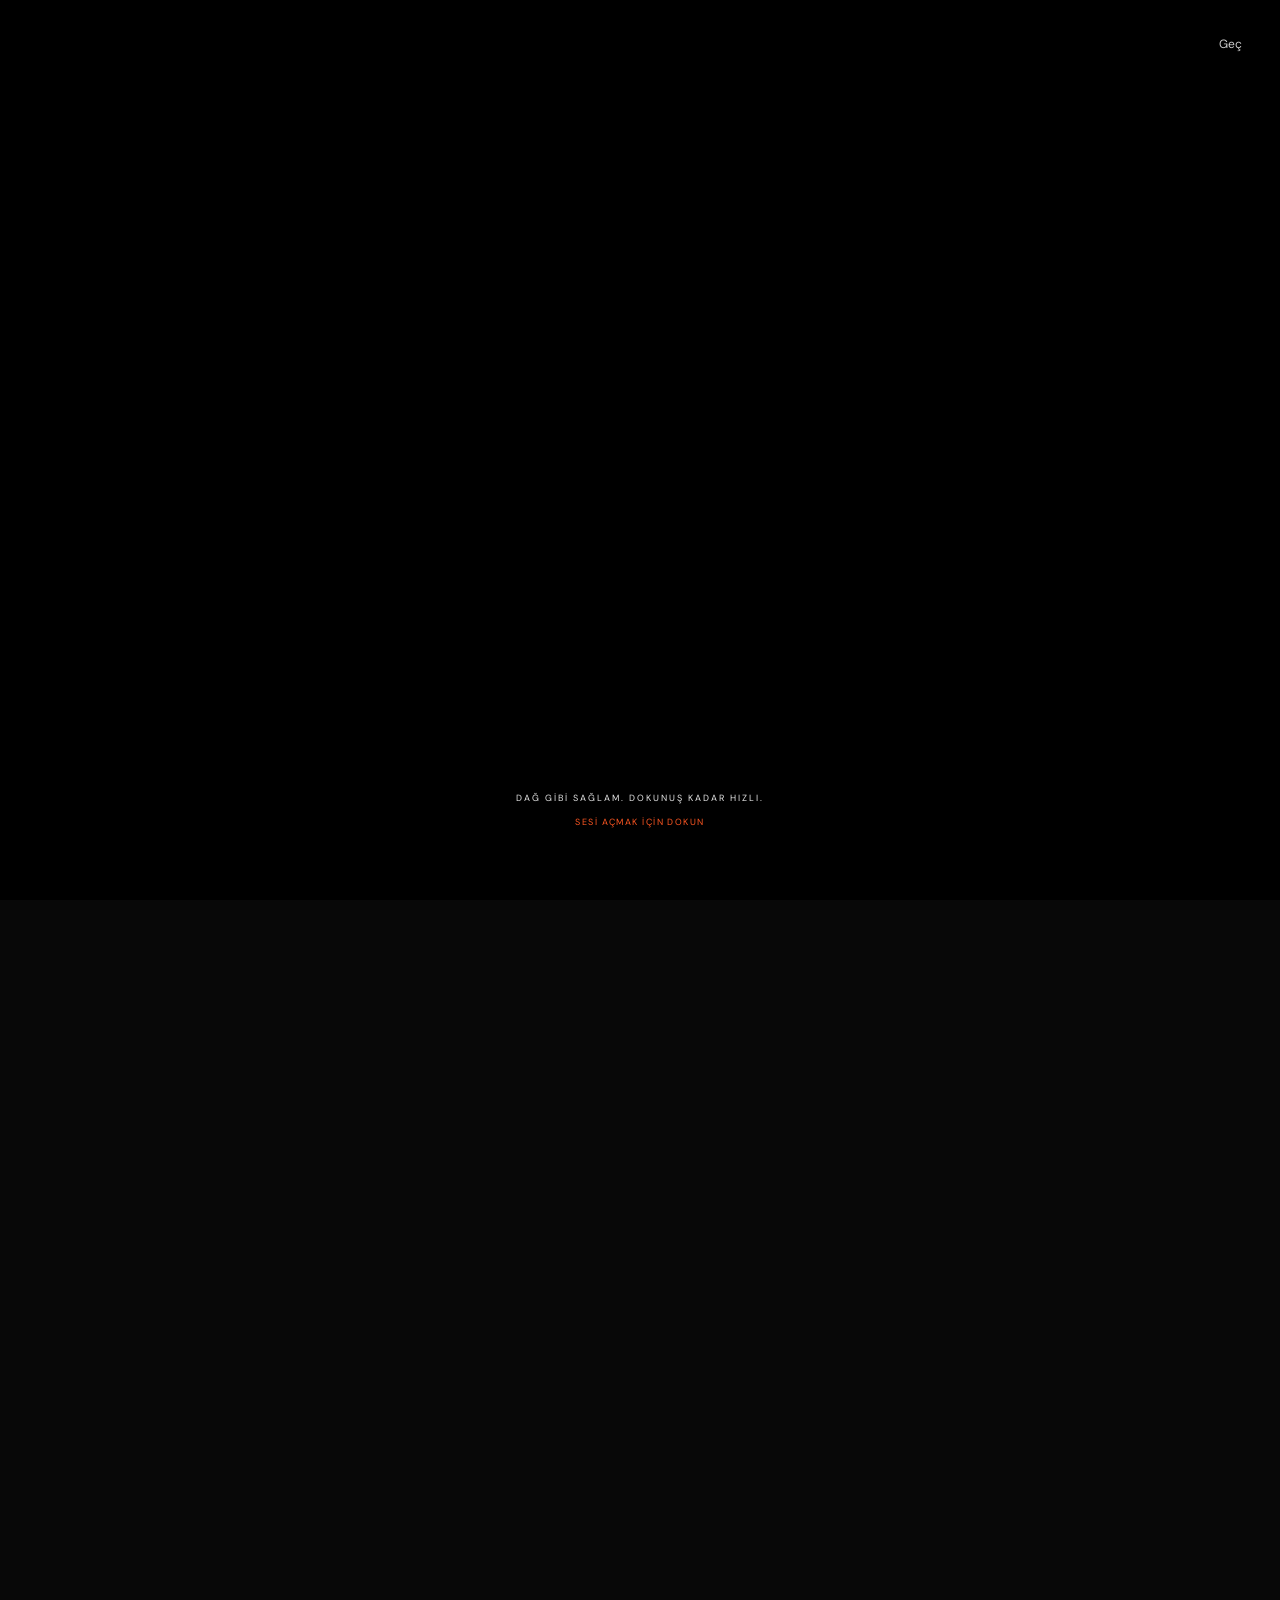
<file: index.html>
<!doctype html>
<html lang="tr">
<head>
  <meta charset="utf-8">
  <meta name="viewport" content="width=device-width, initial-scale=1">
  <meta name="theme-color" content="#080808">
  <meta name="description" content="Berg Digital, Bursa Karacabey’de standart ve markaya özel NFC kartlar ile dijital arayüzler tasarlar. Dijital kartvizit, Sahibinden, WhatsApp, IBAN, Instagram ve Google yorum kartlarını keşfedin.">
  <link rel="canonical" href="https://bergdigital.com.tr/">
  <meta property="og:type" content="website">
  <meta property="og:site_name" content="Berg Digital">
  <meta property="og:title" content="NFC Kartvizit ve Özel Tasarım NFC Kartlar | Berg Digital">
  <meta property="og:description" content="Bursa Karacabey’den standart ve markaya özel NFC kartlar, dijital arayüzler ve Google yorum kartı çözümleri.">
  <meta property="og:url" content="https://bergdigital.com.tr/">
  <meta property="og:image" content="https://bergdigital.com.tr/favicon.png?v=berg-black-mark-20261031">
  <meta property="og:image:alt" content="Berg Digital marka işareti">
  <meta name="twitter:card" content="summary">
  <title>NFC Kartvizit ve NFC Kartlar | Berg Digital Bursa</title>
  <link rel="stylesheet" href="style-products-v3.css?v=nfc-touch-experience-5">
  <link rel="icon" type="image/png" sizes="1024x1024" href="/favicon.png?v=berg-black-mark-20261031">
  <script type="application/ld+json">
  {
    "@context": "https://schema.org",
    "@graph": [
      {
        "@type": "Organization",
        "@id": "https://bergdigital.com.tr/#organization",
        "name": "Berg Digital",
        "url": "https://bergdigital.com.tr/",
        "logo": "https://bergdigital.com.tr/favicon.png?v=berg-black-mark-20261031",
        "description": "Bursa Karacabey’de standart ve markaya özel NFC kartlar ile dijital arayüz tasarımı.",
        "areaServed": ["Karacabey", "Bursa", "Türkiye"],
        "knowsAbout": ["NFC kart", "NFC kartvizit", "dijital kartvizit", "özel tasarım NFC kart", "Google yorum kartı", "WhatsApp NFC kartı", "IBAN NFC kartı"],
        "contactPoint": [
          { "@type": "ContactPoint", "name": "Berat", "telephone": "+905307628781", "contactType": "sales", "availableLanguage": "Turkish" },
          { "@type": "ContactPoint", "name": "Egemen", "telephone": "+905011086980", "contactType": "sales", "availableLanguage": "Turkish" }
        ],
        "sameAs": ["https://www.instagram.com/berg.digitall/"]
      },
      {
        "@type": "WebSite",
        "@id": "https://bergdigital.com.tr/#website",
        "url": "https://bergdigital.com.tr/",
        "name": "Berg Digital",
        "publisher": { "@id": "https://bergdigital.com.tr/#organization" },
        "inLanguage": "tr-TR"
      }
    ]
  }
  </script>
</head>
<body>
  <main id="site" class="site" inert>
    <header class="topbar">
      <a class="brand" href="#anasayfa" aria-label="Berg Digital ana sayfa">
        <img src="assets/bergdigital-logo.png" alt="Berg Digital">
      </a>
      <nav aria-label="Ana menü">
        <a href="urunler.html?v=lossless-png">Ürünlerimiz</a>
        <a href="#nasil-calisir">Nasıl çalışır?</a>
        <a href="#iletisim">İletişim</a>
      </nav>
      <a class="nav-cta" href="urunler.html?v=lossless-png">Ürünlerimizi Keşfedin</a>
    </header>

    <section class="hero home-showcase" id="anasayfa">
      <div class="hero-copy">
        <p class="eyebrow"><span></span> TEMASSIZ. KİŞİSEL. SANA ÖZEL.</p>
        <h1>İlk izlenimin,<br><em>tek dokunuş</em><br>uzağında.</h1>
        <p class="intro-copy">Bursa Karacabey’de standart ve markaya özel NFC kartlar ile dijital kartvizit arayüzleri tasarlıyoruz. NFC kartvizitini Sahibinden ilanı, WhatsApp, IBAN, Instagram veya Google yorum sayfana bağla.</p>
        <a class="button" href="urunler.html?v=lossless-png">Ürünlerimizi Keşfedin</a>
        <p class="microcopy">İhtiyacına uygun NFC kartını keşfet.</p>
      </div>

      <div class="showcase-layout" aria-label="Berg Digital ürün koleksiyonu">
        <div class="showcase-index" aria-label="Ürün seçimi">
          <span class="showcase-index-label">ÜRÜN KOLEKSİYONU</span>
          <button type="button" class="showcase-dot is-active" aria-label="Sahibinden İlan Kartı" aria-current="true"></button>
          <button type="button" class="showcase-dot" aria-label="WhatsApp İletişim Kartı"></button>
          <button type="button" class="showcase-dot" aria-label="IBAN Kartı"></button>
          <button type="button" class="showcase-dot" aria-label="Instagram Kartı"></button>
          <button type="button" class="showcase-dot" aria-label="Google Yorum Kartı"></button>
          <span class="showcase-count"><b id="showcase-current">01</b> / 05</span>
        </div>
        <div class="showcase-stage" id="showcase-stage" aria-label="Ürün kartını sürükleyerek incele">
          <div class="showcase-halo"></div>
          <div class="showcase-card-back showcase-card-back-one"></div>
          <div class="showcase-card-back showcase-card-back-two"></div>
          <a class="showcase-card" id="showcase-card" href="urun-sahibinden.html?v=lossless-png" aria-label="Sahibinden İlan Kartı ürün detaylarını aç" draggable="false">
            <img id="showcase-image" src="assets/products/high-quality/sahibinden.png" alt="Sahibinden ilan NFC kartı" width="1254" height="1254" fetchpriority="high" decoding="async">
            <span class="showcase-card-glint"></span>
          </a>
          <span class="showcase-drag-note">SÜRÜKLEYEREK İNCELE</span>
        </div>
        <div class="showcase-copy" aria-live="polite">
          <p class="showcase-category" id="showcase-category">01 / İLANLAR</p>
          <h3 id="showcase-title">Sahibinden İlan Kartı</h3>
          <p id="showcase-description">İlanını müşterilerine tek dokunuşla göster. Telefonu karta yaklaştır, Sahibinden ilanına kolayca ulaşsınlar.</p>
          <a id="showcase-link" class="showcase-link" href="urun-sahibinden.html?v=lossless-png">Ürün detaylarını gör</a>
          <div class="showcase-controls">
            <button type="button" id="showcase-previous">Önceki ürün</button>
            <button type="button" id="showcase-next">Sonraki ürün</button>
          </div>
        </div>
      </div>
      <div class="hero-index">01 <span>—</span> BERG DIGITAL</div>
    </section>

    <section class="tap-demo-section" id="tek-dokunus">
      <div class="tap-demo-heading">
        <p class="eyebrow"><span></span> NFC İLE TEK DOKUNUŞ</p>
        <h2>Kartı okut.<br><em>Bağlantı açılsın.</em></h2>
        <p>Telefonunu karta yaklaştır; her tasarım ihtiyacın olan dijital ekrana bağlansın.</p>
      </div>
      <div class="tap-demo-body">
        <div class="tap-demo-controls">
          <p class="tap-demo-control-label">BİR KART SEÇ</p>
          <div class="tap-demo-tabs" role="group" aria-label="NFC ürünleri">
            <button type="button" class="tap-demo-tab is-active" data-demo-index="0" aria-pressed="true"><span>01</span><b>Sahibinden</b><i>İlan bağlantısı</i></button>
            <button type="button" class="tap-demo-tab" data-demo-index="1" aria-pressed="false"><span>02</span><b>WhatsApp</b><i>Hızlı iletişim</i></button>
            <button type="button" class="tap-demo-tab" data-demo-index="2" aria-pressed="false"><span>03</span><b>IBAN</b><i>Kolay ödeme</i></button>
            <button type="button" class="tap-demo-tab" data-demo-index="3" aria-pressed="false"><span>04</span><b>Instagram</b><i>Sosyal profil</i></button>
            <button type="button" class="tap-demo-tab" data-demo-index="4" aria-pressed="false"><span>05</span><b>Google Yorum</b><i>Değerlendirme sayfası</i></button>
          </div>
          <div class="tap-demo-caption" aria-live="polite">
            <span id="tap-demo-count">01 / 05 — TEMASSIZ BAĞLANTI</span>
            <h3 id="tap-demo-title">İlanına anında ulaş.</h3>
            <p id="tap-demo-description">Tek dokunuşla Sahibinden ilanına geçiş yap.</p>
          </div>
        </div>
        <div class="tap-demo-stage" id="tap-demo-stage" aria-label="NFC kartının telefonda açtığı ekran">
          <div class="tap-demo-stage-glow"></div><div class="tap-demo-orbit"></div><div class="tap-demo-orbit tap-demo-orbit-two"></div>
          <div class="tap-demo-card-wrap">
            <span class="tap-demo-card-caption">BERG DIGITAL <i>10 × 10 cm · 3 mm</i></span>
            <div class="tap-demo-product-card"><img id="tap-demo-card-image" src="assets/products/high-quality/sahibinden.png" alt="Sahibinden NFC kartı" width="1254" height="1254" decoding="async"><span class="tap-demo-card-sheen"></span></div>
            
          </div>
          <div class="tap-demo-scan-indicator"><span></span> OKUTULUYOR</div>
          <div class="tap-demo-phone" aria-label="NFC ile açılan telefon ekranı">
            <div class="tap-demo-phone-frame"><div class="tap-demo-phone-island"></div><div class="tap-demo-phone-status"><span>09:41</span><span>● ● ▰</span></div>
              <div class="tap-demo-phone-screen" id="tap-demo-phone-screen" aria-live="polite">
                <div class="screen-market"><div class="screen-market-header"><b>sahibinden</b><span>⌕</span></div><p class="screen-kicker">İLAN BAĞLANTISI</p><div class="screen-market-card"><img src="assets/products/high-quality/sahibinden.png" alt=""><div><small>BERG DIGITAL</small><strong>İlanını tek dokunuşla aç</strong><span>İlanı görüntüle</span></div></div><div class="screen-market-footer">Bağlantı hazır <b>●</b></div></div>
              </div><div class="tap-demo-phone-home"></div>
            </div>
          </div>
          <div class="tap-demo-stage-note">TELEFONUNU YAKLAŞTIR</div>
        </div>
      </div>
    </section>

    <section class="how" id="nasil-calisir">
      <div class="how-heading">
        <p class="eyebrow">BASİTÇE ÇALIŞIR</p>
        <h2>Bir dokunuş,<br><em>yeni bir bağlantı.</em></h2>
      </div>
      <div class="steps">
        <article><b>01</b><div><h3>Kartını seç</h3><p>Özel tasarım ya da Berg Digital standart kartlarımızdan birini seç.</p></div></article>
        <article><b>02</b><div><h3>Telefonu dokundur</h3><p>NFC ile bilgilerin anında ekranda açılsın.</p></div></article>
        <article><b>03</b><div><h3>Bağlantıda kal</h3><p>Dijital profilini ihtiyacına göre güncelle.</p></div></article>
      </div>
    </section>

    <footer id="iletisim">
      <span>Bağlantını tasarlamaya hazır mısın?</span>
      <a href="https://www.instagram.com/berg.digitall/" target="_blank" rel="noopener noreferrer">Instagram’dan bize ulaş</a>
      <div class="footer-contact" aria-label="İletişim bilgileri">
        <span class="footer-contact-label">İLETİŞİM</span>
        <a href="tel:+905307628781" aria-label="Berat: 0530 762 8781">0530 762 8781</a>
        <a href="tel:+905011086980" aria-label="Egemen: 0501 108 6980">0501 108 6980</a>
        <a href="mailto:bergdigitalll@gmail.com">bergdigitalll@gmail.com</a>
      </div>
      <small>© 2026 Berg Digital</small>
    </footer>
  </main>

  <section id="intro" class="intro-screen" aria-label="Berg Digital açılış animasyonu">
    <video id="logo-video" playsinline preload="auto" aria-label="Berg Digital logo animasyonu">
      <source src="assets/bergdigital-logo-animasyon.mp4?v=original-1080x1350" type="video/mp4">
    </video>
    <div class="intro-shade"></div>
    <div class="intro-caption">
      <p>DAĞ GİBİ SAĞLAM. DOKUNUŞ KADAR HIZLI.</p>
      <span id="sound-hint">SESİ AÇMAK İÇİN DOKUN</span>
    </div>
    <button id="skip-intro" class="skip-button" type="button">Geç</button>
  </section>
  <script src="script-v3.js"></script>
  <script src="product-showcase-v2.js?v=smooth-showcase-4"></script>
  <script src="nfc-tap-demo.js?v=nfc-touch-experience-4"></script>
  <script src="site-transition-v4.js?v=back-fix-20261031"></script>
</body>
</html>
</file>
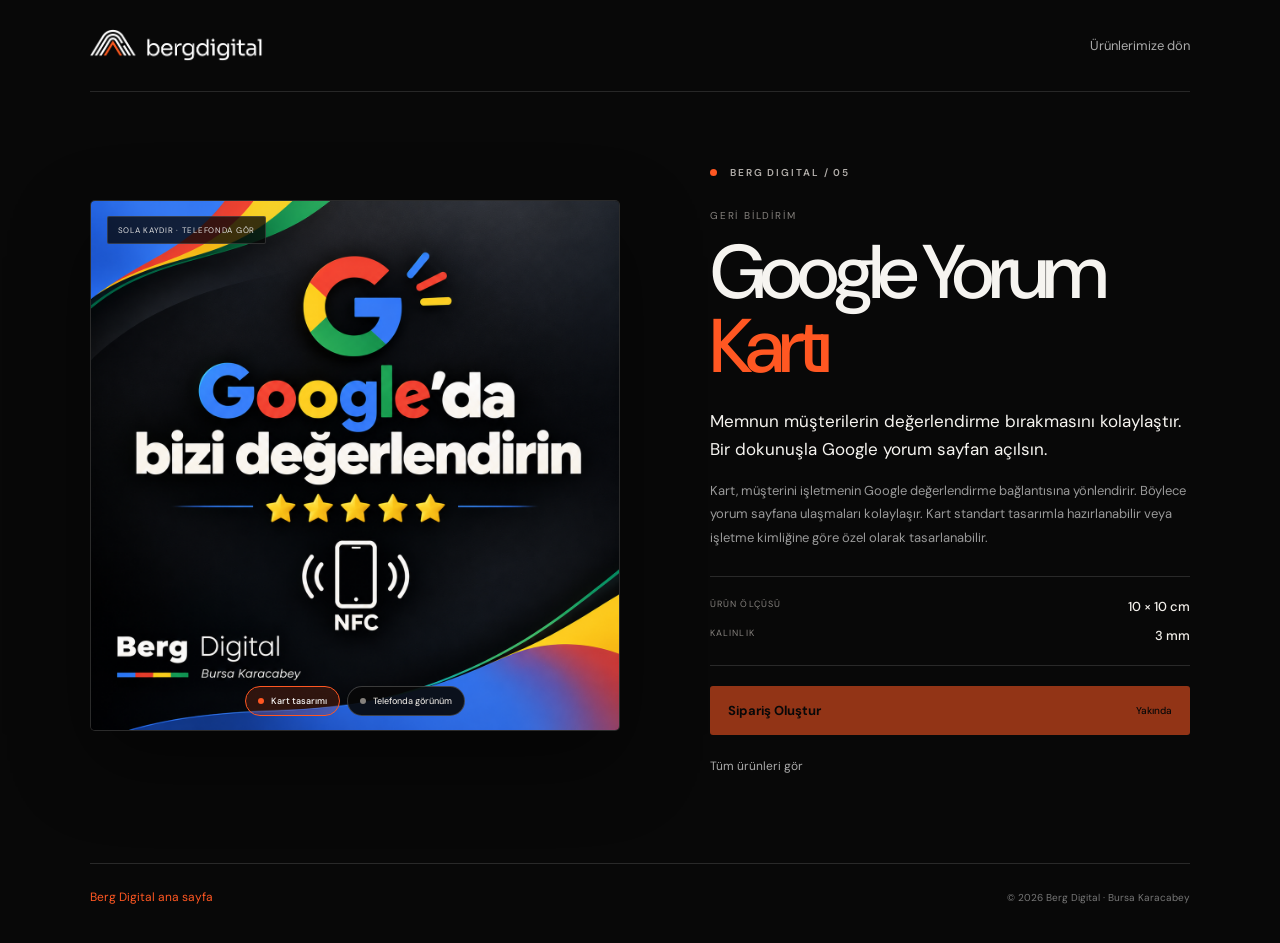
<file: urun-google-yorum.html>
<!doctype html>
<html lang="tr"><head><meta charset="utf-8"><meta name="viewport" content="width=device-width, initial-scale=1"><meta name="theme-color" content="#080808"><meta name="description" content="Müşterilerin Google değerlendirme sayfana tek dokunuşla ulaşsın. Berg Digital Google yorum NFC kartı, standart veya markaya özel tasarımla."><title>Google Yorum NFC Kartı | Berg Digital</title><link rel="stylesheet" href="style-products-v2.css">  <link rel="icon" type="image/png" sizes="1024x1024" href="/favicon.png?v=berg-black-mark-20261031">

<link rel="canonical" href="https://bergdigital.com.tr/urun-google-yorum.html">
<meta property="og:type" content="product">
<meta property="og:site_name" content="Berg Digital">
<meta property="og:title" content="Google Yorum NFC Kartı | Berg Digital">
<meta property="og:description" content="Müşterilerin Google değerlendirme sayfana tek dokunuşla ulaşsın. Berg Digital Google yorum NFC kartı, standart veya markaya özel tasarımla.">
<meta property="og:url" content="https://bergdigital.com.tr/urun-google-yorum.html">
<meta property="og:image" content="https://bergdigital.com.tr/assets/products/high-quality/google-yorum.png">
<meta property="og:image:alt" content="Google yorum NFC kartı tasarımı">
<meta name="twitter:card" content="summary_large_image">
</head>
<body class="product-page"><div class="catalog-shell">
  <header class="catalog-topbar"><a class="catalog-brand" href="index.html?from=products&v=lossless-png" aria-label="Berg Digital ana sayfa"><img src="assets/bergdigital-logo.png" alt="Berg Digital"></a><a class="catalog-back" href="urunler.html?v=lossless-png">Ürünlerimize dön</a></header>
  <main class="product-detail"><div class="product-detail-image"><img src="assets/products/high-quality/google-yorum.png" alt="Google yorum NFC kartı tasarımı"></div><section class="product-detail-copy"><p class="eyebrow"><span></span> BERG DIGITAL / 05</p><p class="product-kicker">GERİ BİLDİRİM</p><h1>Google Yorum<br><em>Kartı</em></h1><p class="product-lead">Memnun müşterilerin değerlendirme bırakmasını kolaylaştır. Bir dokunuşla Google yorum sayfan açılsın.</p><p class="product-description">Kart, müşterini işletmenin Google değerlendirme bağlantısına yönlendirir. Böylece yorum sayfana ulaşmaları kolaylaşır. Kart standart tasarımla hazırlanabilir veya işletme kimliğine göre özel olarak tasarlanabilir.</p><div class="product-spec"><span>ÜRÜN ÖLÇÜSÜ</span><strong>10 × 10 cm</strong><span>KALINLIK</span><strong>3 mm</strong></div><button class="product-order" type="button" disabled aria-disabled="true">Sipariş Oluştur <span>Yakında</span></button><a class="back-to-products" href="urunler.html?v=lossless-png">Tüm ürünleri gör</a></section></main>
  <footer class="catalog-footer"><a href="index.html?from=products&v=lossless-png">Berg Digital ana sayfa</a><small>© 2026 Berg Digital · Bursa Karacabey</small></footer>
</div><script src="product-nfc-gallery.js?v=nfc-product-phone-5"></script><script src="site-transition-v4.js?v=back-fix-20261031"></script></body></html>
</file>
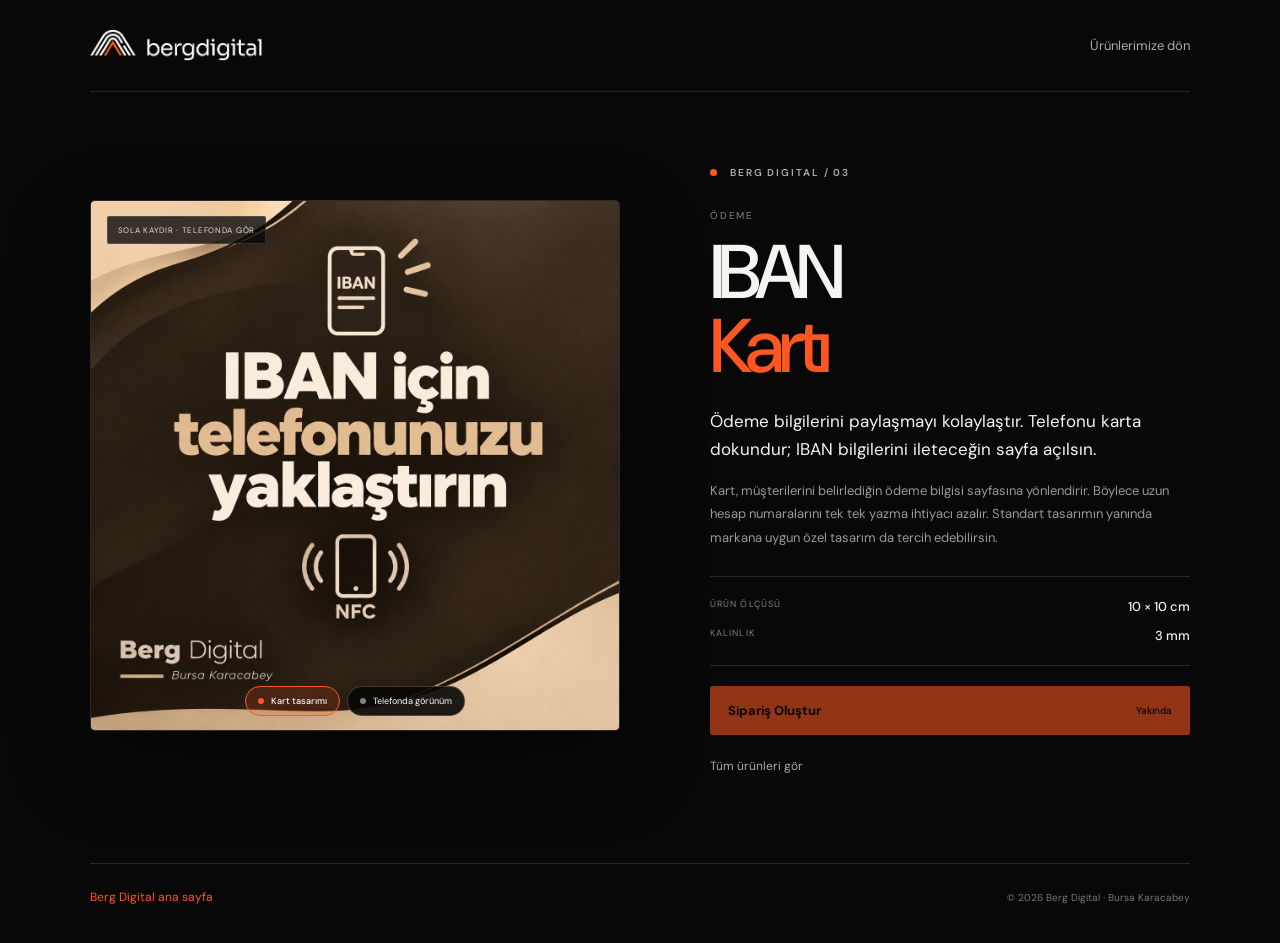
<file: urun-iban.html>
<!doctype html>
<html lang="tr"><head><meta charset="utf-8"><meta name="viewport" content="width=device-width, initial-scale=1"><meta name="theme-color" content="#080808"><meta name="description" content="IBAN ve ödeme bilgilerini tek dokunuşla paylaş. Berg Digital NFC ödeme kartı standart veya markana özel tasarımla sunulur."><title>IBAN NFC Kartı | Berg Digital</title><link rel="stylesheet" href="style-products-v2.css">  <link rel="icon" type="image/png" sizes="1024x1024" href="/favicon.png?v=berg-black-mark-20261031">

<link rel="canonical" href="https://bergdigital.com.tr/urun-iban.html">
<meta property="og:type" content="product">
<meta property="og:site_name" content="Berg Digital">
<meta property="og:title" content="IBAN NFC Kartı | Berg Digital">
<meta property="og:description" content="IBAN ve ödeme bilgilerini tek dokunuşla paylaş. Berg Digital NFC ödeme kartı standart veya markana özel tasarımla sunulur.">
<meta property="og:url" content="https://bergdigital.com.tr/urun-iban.html">
<meta property="og:image" content="https://bergdigital.com.tr/assets/products/high-quality/iban.png">
<meta property="og:image:alt" content="IBAN NFC kartı tasarımı">
<meta name="twitter:card" content="summary_large_image">
</head>
<body class="product-page"><div class="catalog-shell">
  <header class="catalog-topbar"><a class="catalog-brand" href="index.html?from=products&v=lossless-png" aria-label="Berg Digital ana sayfa"><img src="assets/bergdigital-logo.png" alt="Berg Digital"></a><a class="catalog-back" href="urunler.html?v=lossless-png">Ürünlerimize dön</a></header>
  <main class="product-detail"><div class="product-detail-image"><img src="assets/products/high-quality/iban.png" alt="IBAN NFC kartı tasarımı"></div><section class="product-detail-copy"><p class="eyebrow"><span></span> BERG DIGITAL / 03</p><p class="product-kicker">ÖDEME</p><h1>IBAN<br><em>Kartı</em></h1><p class="product-lead">Ödeme bilgilerini paylaşmayı kolaylaştır. Telefonu karta dokundur; IBAN bilgilerini ileteceğin sayfa açılsın.</p><p class="product-description">Kart, müşterilerini belirlediğin ödeme bilgisi sayfasına yönlendirir. Böylece uzun hesap numaralarını tek tek yazma ihtiyacı azalır. Standart tasarımın yanında markana uygun özel tasarım da tercih edebilirsin.</p><div class="product-spec"><span>ÜRÜN ÖLÇÜSÜ</span><strong>10 × 10 cm</strong><span>KALINLIK</span><strong>3 mm</strong></div><button class="product-order" type="button" disabled aria-disabled="true">Sipariş Oluştur <span>Yakında</span></button><a class="back-to-products" href="urunler.html?v=lossless-png">Tüm ürünleri gör</a></section></main>
  <footer class="catalog-footer"><a href="index.html?from=products&v=lossless-png">Berg Digital ana sayfa</a><small>© 2026 Berg Digital · Bursa Karacabey</small></footer>
</div><script src="product-nfc-gallery.js?v=nfc-product-phone-5"></script><script src="site-transition-v4.js?v=back-fix-20261031"></script></body></html>
</file>
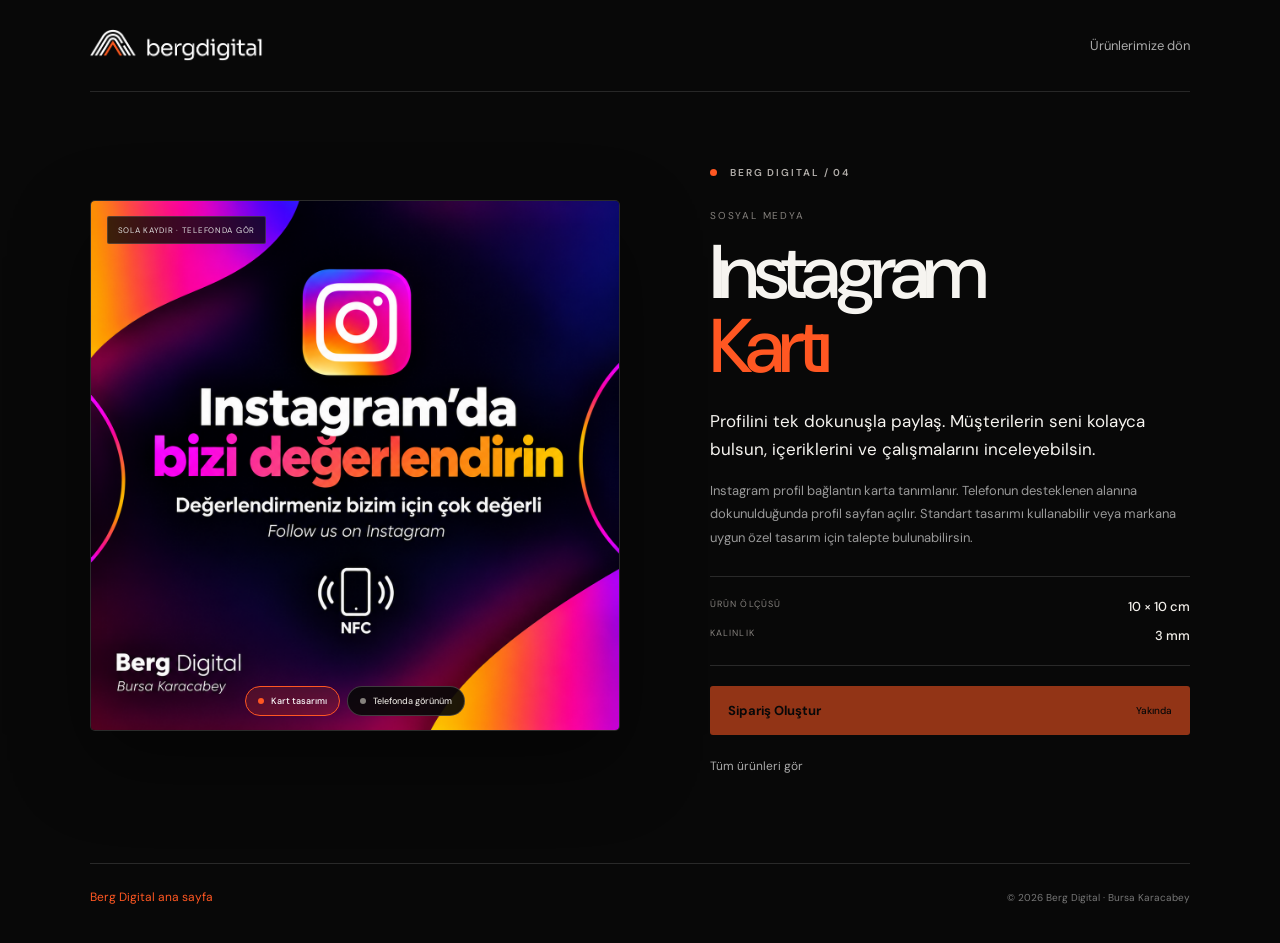
<file: urun-instagram.html>
<!doctype html>
<html lang="tr"><head><meta charset="utf-8"><meta name="viewport" content="width=device-width, initial-scale=1"><meta name="theme-color" content="#080808"><meta name="description" content="Instagram profilini müşterilerinle tek dokunuşla paylaş. Berg Digital Instagram NFC kartı standart veya markana özel tasarımla sunulur."><title>Instagram NFC Kartı | Berg Digital</title><link rel="stylesheet" href="style-products-v2.css">  <link rel="icon" type="image/png" sizes="1024x1024" href="/favicon.png?v=berg-black-mark-20261031">

<link rel="canonical" href="https://bergdigital.com.tr/urun-instagram.html">
<meta property="og:type" content="product">
<meta property="og:site_name" content="Berg Digital">
<meta property="og:title" content="Instagram NFC Kartı | Berg Digital">
<meta property="og:description" content="Instagram profilini müşterilerinle tek dokunuşla paylaş. Berg Digital Instagram NFC kartı standart veya markana özel tasarımla sunulur.">
<meta property="og:url" content="https://bergdigital.com.tr/urun-instagram.html">
<meta property="og:image" content="https://bergdigital.com.tr/assets/products/high-quality/instagram.png">
<meta property="og:image:alt" content="Instagram NFC kartı tasarımı">
<meta name="twitter:card" content="summary_large_image">
</head>
<body class="product-page"><div class="catalog-shell">
  <header class="catalog-topbar"><a class="catalog-brand" href="index.html?from=products&v=lossless-png" aria-label="Berg Digital ana sayfa"><img src="assets/bergdigital-logo.png" alt="Berg Digital"></a><a class="catalog-back" href="urunler.html?v=lossless-png">Ürünlerimize dön</a></header>
  <main class="product-detail"><div class="product-detail-image"><img src="assets/products/high-quality/instagram.png" alt="Instagram NFC kartı tasarımı"></div><section class="product-detail-copy"><p class="eyebrow"><span></span> BERG DIGITAL / 04</p><p class="product-kicker">SOSYAL MEDYA</p><h1>Instagram<br><em>Kartı</em></h1><p class="product-lead">Profilini tek dokunuşla paylaş. Müşterilerin seni kolayca bulsun, içeriklerini ve çalışmalarını inceleyebilsin.</p><p class="product-description">Instagram profil bağlantın karta tanımlanır. Telefonun desteklenen alanına dokunulduğunda profil sayfan açılır. Standart tasarımı kullanabilir veya markana uygun özel tasarım için talepte bulunabilirsin.</p><div class="product-spec"><span>ÜRÜN ÖLÇÜSÜ</span><strong>10 × 10 cm</strong><span>KALINLIK</span><strong>3 mm</strong></div><button class="product-order" type="button" disabled aria-disabled="true">Sipariş Oluştur <span>Yakında</span></button><a class="back-to-products" href="urunler.html?v=lossless-png">Tüm ürünleri gör</a></section></main>
  <footer class="catalog-footer"><a href="index.html?from=products&v=lossless-png">Berg Digital ana sayfa</a><small>© 2026 Berg Digital · Bursa Karacabey</small></footer>
</div><script src="product-nfc-gallery.js?v=nfc-product-phone-5"></script><script src="site-transition-v4.js?v=back-fix-20261031"></script></body></html>
</file>
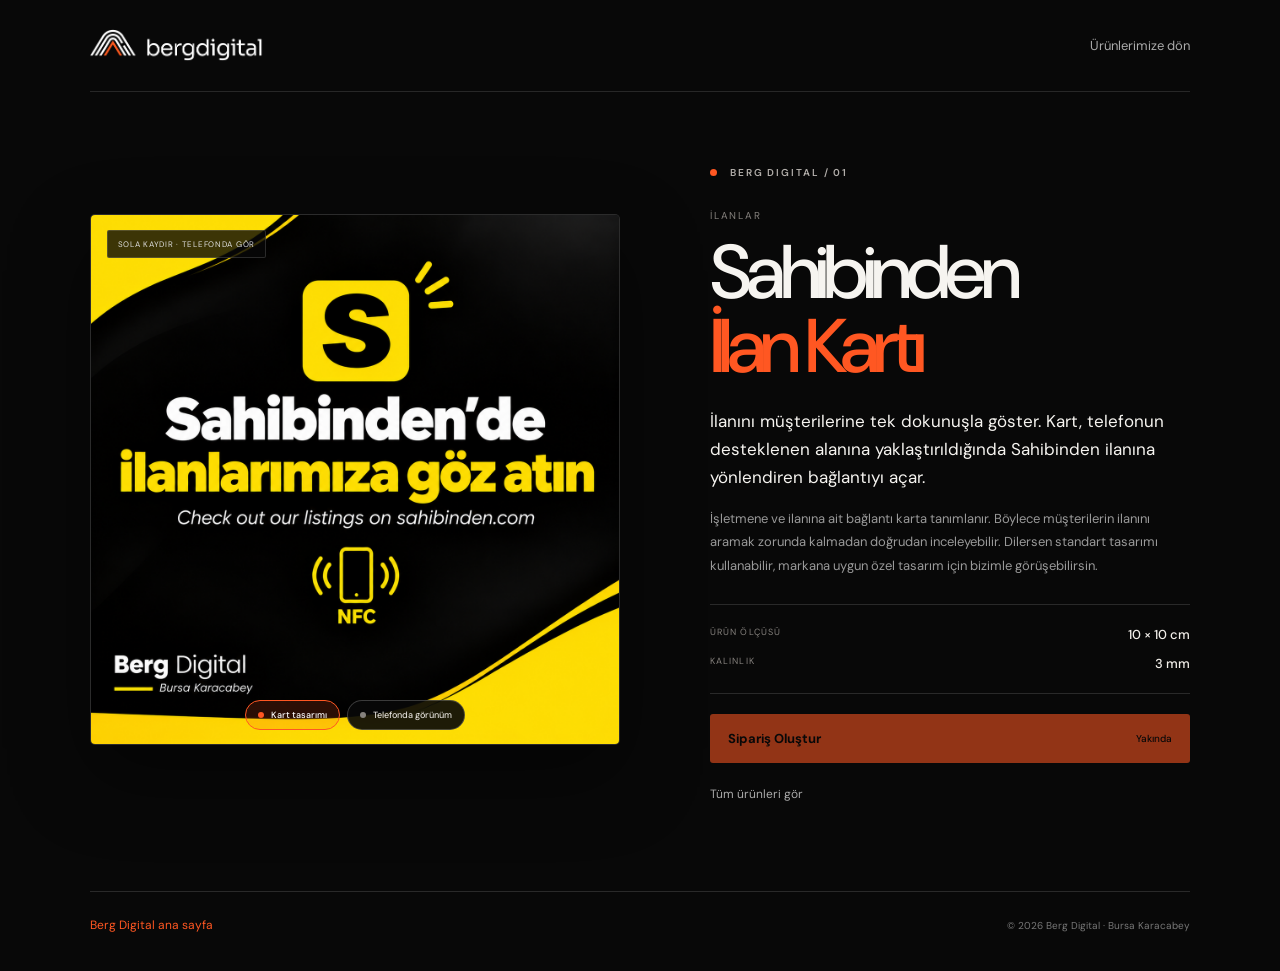
<file: urun-sahibinden.html>
<!doctype html>
<html lang="tr"><head><meta charset="utf-8"><meta name="viewport" content="width=device-width, initial-scale=1"><meta name="theme-color" content="#080808"><meta name="description" content="Sahibinden ilanını tek dokunuşla paylaş. Berg Digital NFC ilan kartı standart tasarım veya markana özel tasarımla sunulur."><title>Sahibinden İlan NFC Kartı | Berg Digital</title><link rel="stylesheet" href="style-products-v2.css">  <link rel="icon" type="image/png" sizes="1024x1024" href="/favicon.png?v=berg-black-mark-20261031">

<link rel="canonical" href="https://bergdigital.com.tr/urun-sahibinden.html">
<meta property="og:type" content="product">
<meta property="og:site_name" content="Berg Digital">
<meta property="og:title" content="Sahibinden İlan NFC Kartı | Berg Digital">
<meta property="og:description" content="Sahibinden ilanını tek dokunuşla paylaş. Berg Digital NFC ilan kartı standart tasarım veya markana özel tasarımla sunulur.">
<meta property="og:url" content="https://bergdigital.com.tr/urun-sahibinden.html">
<meta property="og:image" content="https://bergdigital.com.tr/assets/products/high-quality/sahibinden.png">
<meta property="og:image:alt" content="Sahibinden ilan NFC kartı tasarımı">
<meta name="twitter:card" content="summary_large_image">
</head>
<body class="product-page"><div class="catalog-shell">
  <header class="catalog-topbar"><a class="catalog-brand" href="index.html?from=products&v=lossless-png" aria-label="Berg Digital ana sayfa"><img src="assets/bergdigital-logo.png" alt="Berg Digital"></a><a class="catalog-back" href="urunler.html?v=lossless-png">Ürünlerimize dön</a></header>
  <main class="product-detail"><div class="product-detail-image"><img src="assets/products/high-quality/sahibinden.png" alt="Sahibinden ilan NFC kartı tasarımı"></div><section class="product-detail-copy"><p class="eyebrow"><span></span> BERG DIGITAL / 01</p><p class="product-kicker">İLANLAR</p><h1>Sahibinden<br><em>İlan Kartı</em></h1><p class="product-lead">İlanını müşterilerine tek dokunuşla göster. Kart, telefonun desteklenen alanına yaklaştırıldığında Sahibinden ilanına yönlendiren bağlantıyı açar.</p><p class="product-description">İşletmene ve ilanına ait bağlantı karta tanımlanır. Böylece müşterilerin ilanını aramak zorunda kalmadan doğrudan inceleyebilir. Dilersen standart tasarımı kullanabilir, markana uygun özel tasarım için bizimle görüşebilirsin.</p><div class="product-spec"><span>ÜRÜN ÖLÇÜSÜ</span><strong>10 × 10 cm</strong><span>KALINLIK</span><strong>3 mm</strong></div><button class="product-order" type="button" disabled aria-disabled="true">Sipariş Oluştur <span>Yakında</span></button><a class="back-to-products" href="urunler.html?v=lossless-png">Tüm ürünleri gör</a></section></main>
  <footer class="catalog-footer"><a href="index.html?from=products&v=lossless-png">Berg Digital ana sayfa</a><small>© 2026 Berg Digital · Bursa Karacabey</small></footer>
</div><script src="product-nfc-gallery.js?v=nfc-product-phone-5"></script><script src="site-transition-v4.js?v=back-fix-20261031"></script></body></html>
</file>
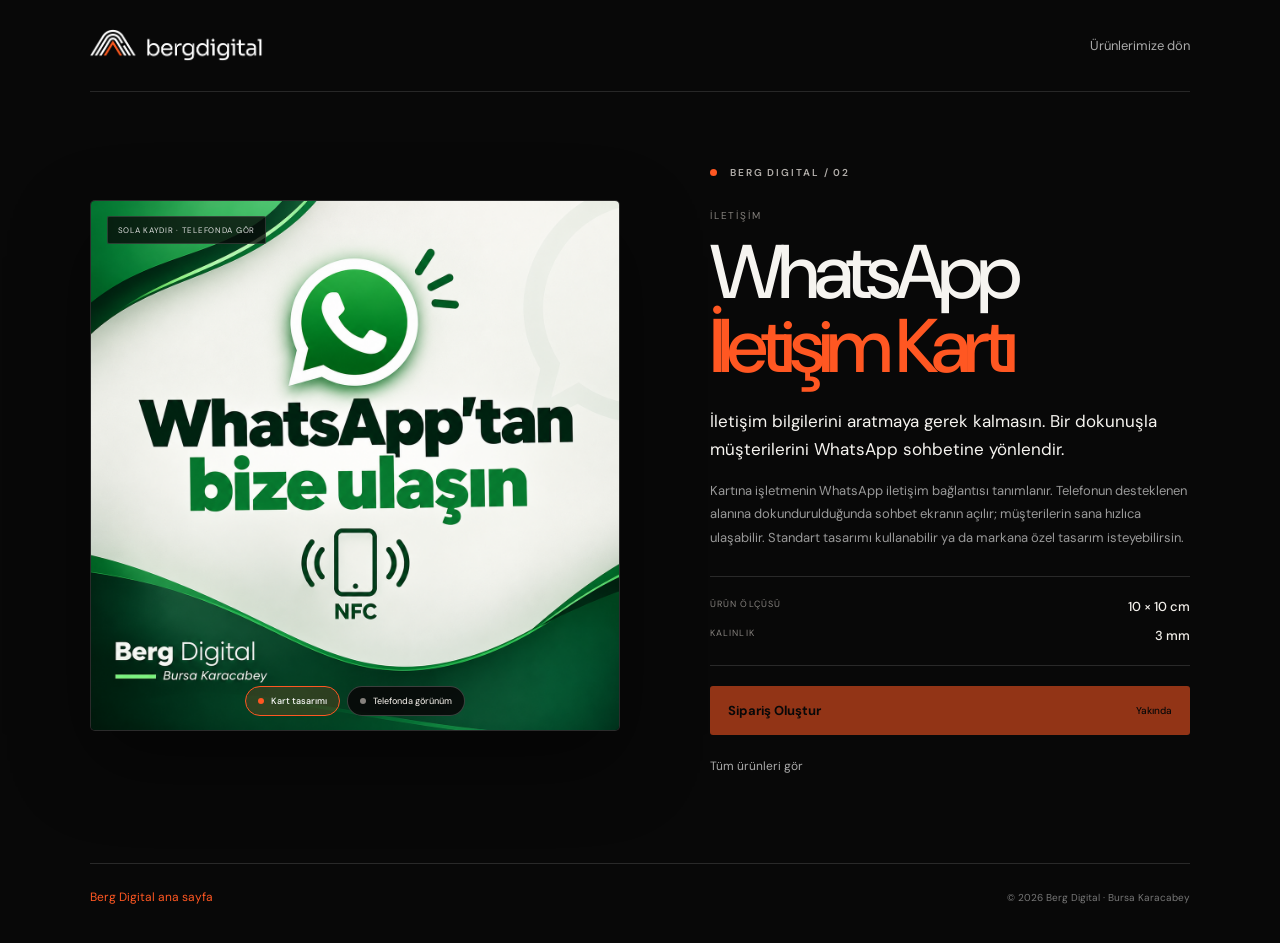
<file: urun-whatsapp.html>
<!doctype html>
<html lang="tr"><head><meta charset="utf-8"><meta name="viewport" content="width=device-width, initial-scale=1"><meta name="theme-color" content="#080808"><meta name="description" content="Müşterilerin WhatsApp sohbetine tek dokunuşla ulaşsın. Berg Digital NFC iletişim kartı, standart veya markana özel tasarım."><title>WhatsApp İletişim NFC Kartı | Berg Digital</title><link rel="stylesheet" href="style-products-v2.css">  <link rel="icon" type="image/png" sizes="1024x1024" href="/favicon.png?v=berg-black-mark-20261031">

<link rel="canonical" href="https://bergdigital.com.tr/urun-whatsapp.html">
<meta property="og:type" content="product">
<meta property="og:site_name" content="Berg Digital">
<meta property="og:title" content="WhatsApp İletişim NFC Kartı | Berg Digital">
<meta property="og:description" content="Müşterilerin WhatsApp sohbetine tek dokunuşla ulaşsın. Berg Digital NFC iletişim kartı, standart veya markana özel tasarım.">
<meta property="og:url" content="https://bergdigital.com.tr/urun-whatsapp.html">
<meta property="og:image" content="https://bergdigital.com.tr/assets/products/high-quality/whatsapp-iletisim.png">
<meta property="og:image:alt" content="WhatsApp iletişim NFC kartı tasarımı">
<meta name="twitter:card" content="summary_large_image">
</head>
<body class="product-page"><div class="catalog-shell">
  <header class="catalog-topbar"><a class="catalog-brand" href="index.html?from=products&v=lossless-png" aria-label="Berg Digital ana sayfa"><img src="assets/bergdigital-logo.png" alt="Berg Digital"></a><a class="catalog-back" href="urunler.html?v=lossless-png">Ürünlerimize dön</a></header>
  <main class="product-detail"><div class="product-detail-image"><img src="assets/products/high-quality/whatsapp-iletisim.png" alt="WhatsApp iletişim NFC kartı tasarımı"></div><section class="product-detail-copy"><p class="eyebrow"><span></span> BERG DIGITAL / 02</p><p class="product-kicker">İLETİŞİM</p><h1>WhatsApp<br><em>İletişim Kartı</em></h1><p class="product-lead">İletişim bilgilerini aratmaya gerek kalmasın. Bir dokunuşla müşterilerini WhatsApp sohbetine yönlendir.</p><p class="product-description">Kartına işletmenin WhatsApp iletişim bağlantısı tanımlanır. Telefonun desteklenen alanına dokundurulduğunda sohbet ekranın açılır; müşterilerin sana hızlıca ulaşabilir. Standart tasarımı kullanabilir ya da markana özel tasarım isteyebilirsin.</p><div class="product-spec"><span>ÜRÜN ÖLÇÜSÜ</span><strong>10 × 10 cm</strong><span>KALINLIK</span><strong>3 mm</strong></div><button class="product-order" type="button" disabled aria-disabled="true">Sipariş Oluştur <span>Yakında</span></button><a class="back-to-products" href="urunler.html?v=lossless-png">Tüm ürünleri gör</a></section></main>
  <footer class="catalog-footer"><a href="index.html?from=products&v=lossless-png">Berg Digital ana sayfa</a><small>© 2026 Berg Digital · Bursa Karacabey</small></footer>
</div><script src="product-nfc-gallery.js?v=nfc-product-phone-5"></script><script src="site-transition-v4.js?v=back-fix-20261031"></script></body></html>
</file>
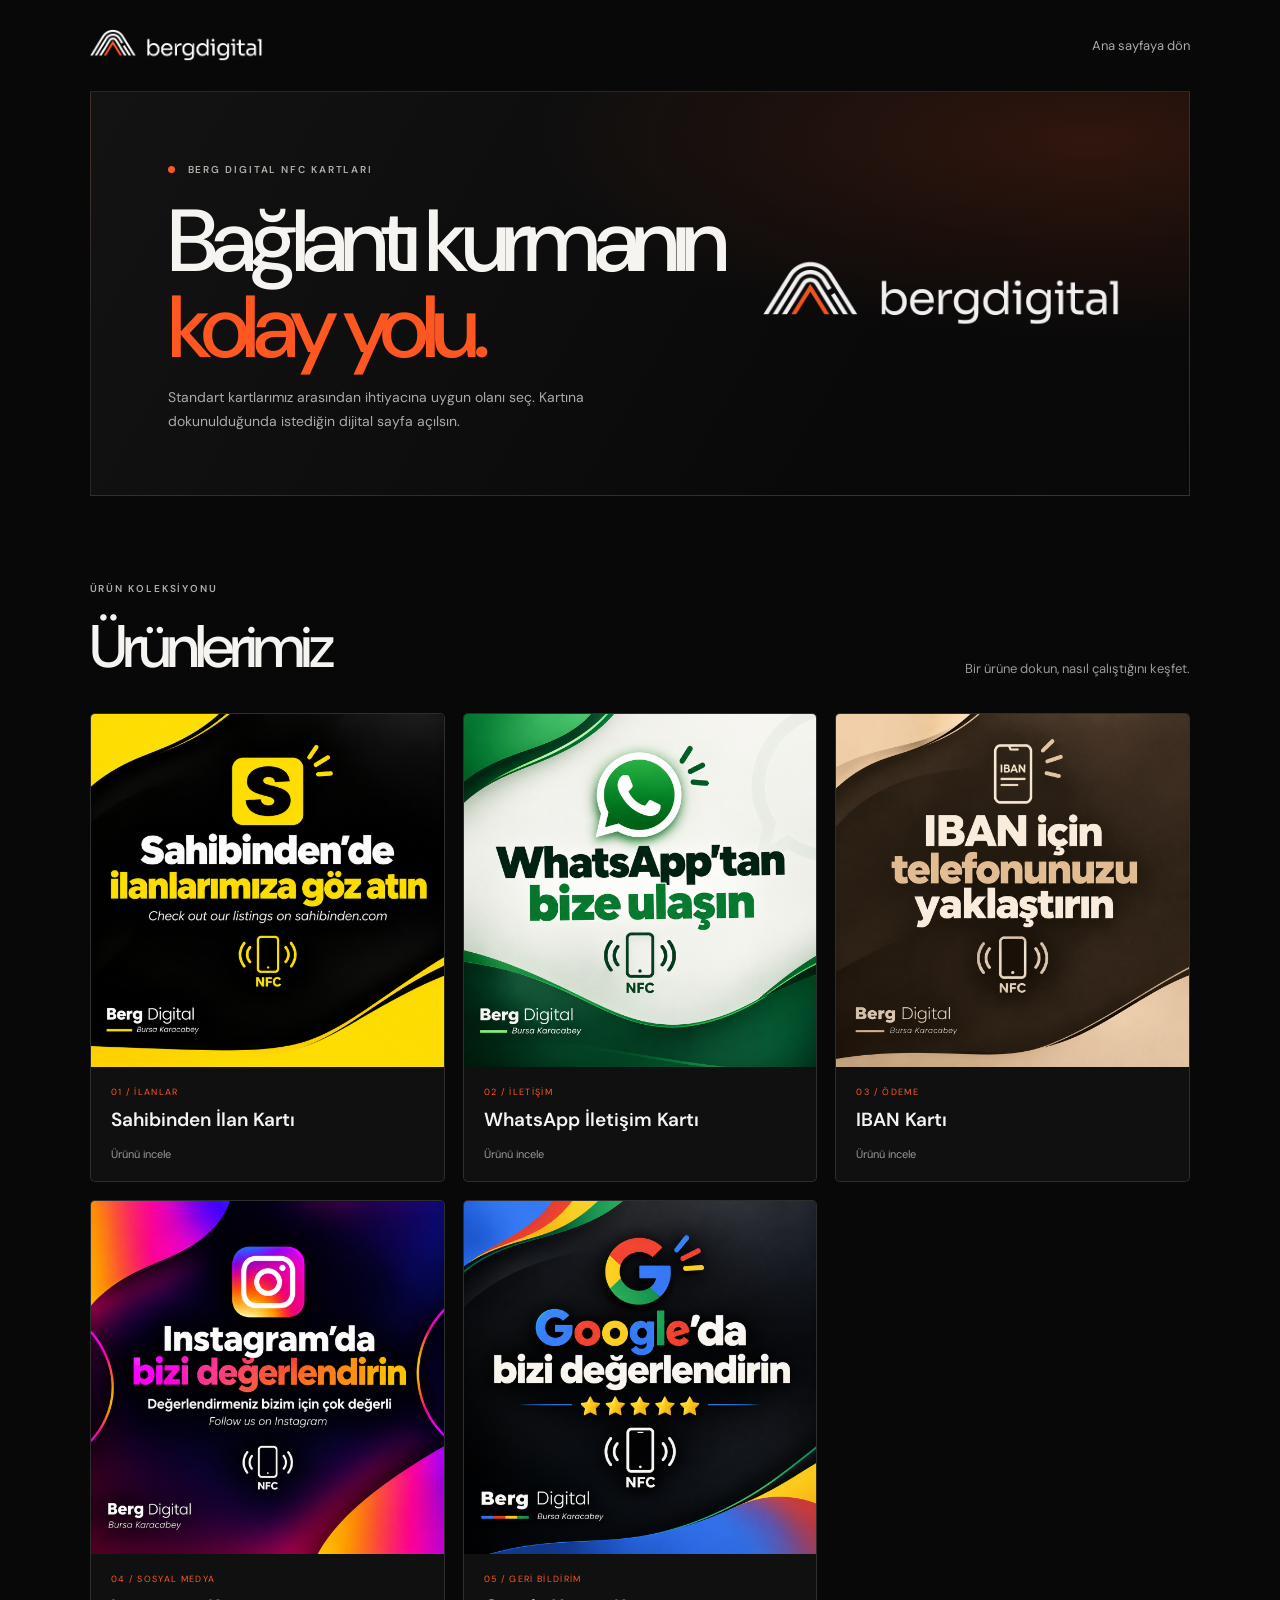
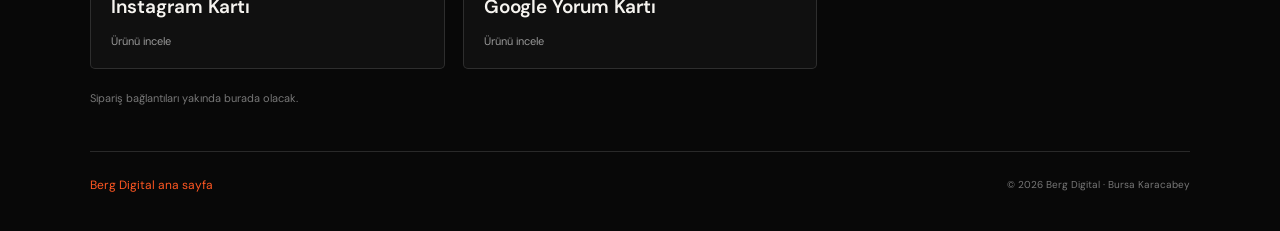
<file: urunler.html>
<!doctype html>
<html lang="tr">
<head>
  <meta charset="utf-8">
  <meta name="viewport" content="width=device-width, initial-scale=1">
  <meta name="theme-color" content="#080808">
  <meta name="description" content="Bursa Karacabey bölgesinden standart ve markaya özel NFC kartlar: Sahibinden, WhatsApp, IBAN, Instagram ve Google yorum çözümleri.">
  <title>NFC Kartlar ve NFC Kartvizit Çeşitleri | Berg Digital</title>
  <link rel="stylesheet" href="style-products-v2.css">
  <link rel="icon" type="image/png" sizes="1024x1024" href="/favicon.png?v=berg-black-mark-20261031">

<link rel="canonical" href="https://bergdigital.com.tr/urunler.html">
<meta property="og:type" content="product">
<meta property="og:site_name" content="Berg Digital">
<meta property="og:title" content="NFC Kartlar ve NFC Kartvizit Çeşitleri | Berg Digital">
<meta property="og:description" content="Bursa Karacabey bölgesinden standart ve markaya özel NFC kartlar: Sahibinden, WhatsApp, IBAN, Instagram ve Google yorum çözümleri.">
<meta property="og:url" content="https://bergdigital.com.tr/urunler.html">
<meta property="og:image" content="https://bergdigital.com.tr/favicon.png?v=berg-black-mark-20261031">
<meta property="og:image:alt" content="Berg Digital NFC kart koleksiyonu">
<meta name="twitter:card" content="summary_large_image">
</head>
<body class="catalog-page">
  <main class="catalog-shell">
    <header class="catalog-topbar">
      <a class="catalog-brand" href="index.html?from=products&v=lossless-png" aria-label="Berg Digital ana sayfa">
        <img src="assets/bergdigital-logo.png" alt="Berg Digital">
      </a>
      <a class="catalog-back" href="index.html?from=products&v=lossless-png">Ana sayfaya dön</a>
    </header>

    <section class="catalog-banner">
      <p class="eyebrow"><span></span> BERG DIGITAL NFC KARTLARI</p>
      <h1>Bağlantı kurmanın<br><em>kolay yolu.</em></h1>
      <p>Standart kartlarımız arasından ihtiyacına uygun olanı seç. Kartına dokunulduğunda istediğin dijital sayfa açılsın.</p>
      <img src="assets/bergdigital-logo.png" alt="Berg Digital" class="banner-wordmark">
    </section>

    <section class="catalog-products" aria-labelledby="catalog-heading">
      <div class="catalog-heading">
        <div>
          <p class="eyebrow">ÜRÜN KOLEKSİYONU</p>
          <h2 id="catalog-heading">Ürünlerimiz</h2>
        </div>
        <p>Bir ürüne dokun, nasıl çalıştığını keşfet.</p>
      </div>

      <div class="catalog-grid">
        <a class="catalog-card" href="urun-sahibinden.html?v=lossless-png"><img src="assets/products/high-quality/sahibinden.png" loading="lazy" decoding="async" alt="Sahibinden ilan NFC kartı"><span class="catalog-card-title"><small>01 / İLANLAR</small><b>Sahibinden İlan Kartı</b><i>Ürünü incele</i></span></a>
        <a class="catalog-card" href="urun-whatsapp.html?v=lossless-png"><img src="assets/products/high-quality/whatsapp-iletisim.png" loading="lazy" decoding="async" alt="WhatsApp iletişim NFC kartı"><span class="catalog-card-title"><small>02 / İLETİŞİM</small><b>WhatsApp İletişim Kartı</b><i>Ürünü incele</i></span></a>
        <a class="catalog-card" href="urun-iban.html?v=lossless-png"><img src="assets/products/high-quality/iban.png" loading="lazy" decoding="async" alt="IBAN NFC kartı"><span class="catalog-card-title"><small>03 / ÖDEME</small><b>IBAN Kartı</b><i>Ürünü incele</i></span></a>
        <a class="catalog-card" href="urun-instagram.html?v=lossless-png"><img src="assets/products/high-quality/instagram.png" loading="lazy" decoding="async" alt="Instagram NFC kartı"><span class="catalog-card-title"><small>04 / SOSYAL MEDYA</small><b>Instagram Kartı</b><i>Ürünü incele</i></span></a>
        <a class="catalog-card" href="urun-google-yorum.html?v=lossless-png"><img src="assets/products/high-quality/google-yorum.png" loading="lazy" decoding="async" alt="Google yorum NFC kartı"><span class="catalog-card-title"><small>05 / GERİ BİLDİRİM</small><b>Google Yorum Kartı</b><i>Ürünü incele</i></span></a>
      </div>
      <p class="catalog-note">Sipariş bağlantıları yakında burada olacak.</p>
    </section>

    <footer class="catalog-footer"><a href="index.html?from=products&v=lossless-png">Berg Digital ana sayfa</a><small>© 2026 Berg Digital · Bursa Karacabey</small></footer>
  </main>
  <script src="site-transition-v4.js?v=back-fix-20261031"></script>
</body>
</html>
</file>
<file: style-products-v3.css>
@import url('https://fonts.googleapis.com/css2?family=DM+Sans:wght@400;500;600;700&display=swap');

:root {
  --orange: #ff5722;
  --black: #080808;
  --white: #f6f4f0;
  --muted: #a6a39f;
}

* { box-sizing: border-box; }
html { scroll-behavior: smooth; }
body { margin: 0; background: var(--black); color: var(--white); font-family: 'DM Sans', Arial, sans-serif; }
a { color: inherit; text-decoration: none; }
.site { max-width: 1600px; margin: auto; padding: 0 7vw; }
.site[inert] { visibility: hidden; }

.topbar { height: 92px; display: flex; align-items: center; justify-content: space-between; border-bottom: 1px solid #ffffff20; }
.brand img { display: block; width: 174px; height: auto; }
.topbar nav { display: flex; gap: 36px; color: #bbb; font-size: 13px; }
.topbar nav a:hover, footer a:hover { color: var(--orange); }
.nav-cta, .button { display: inline-flex; align-items: center; gap: 26px; background: var(--orange); color: #090909; font-size: 13px; font-weight: 700; padding: 15px 19px; border-radius: 3px; }

.hero { min-height: 650px; display: grid; grid-template-columns: 1fr 1fr; align-items: center; position: relative; padding: 65px 0 95px; }
.eyebrow { font-size: 10px; letter-spacing: .19em; color: #b2aeaa; font-weight: 600; }
.eyebrow > span { display: inline-block; width: 7px; height: 7px; background: var(--orange); border-radius: 50%; margin-right: 9px; }
.hero h1, .how h2 { font-size: clamp(50px, 7.3vw, 104px); line-height: .99; letter-spacing: -.075em; margin: 30px 0 24px; font-weight: 500; }
.hero h1 em, .how h2 em { font-style: normal; color: var(--orange); }
.intro-copy { max-width: 390px; color: #aaa; line-height: 1.7; font-size: 15px; margin: 0 0 27px; }
.button { padding: 17px 21px; }
.microcopy { color: #777; font-size: 10px; margin-top: 17px; }

.hero-art { height: 460px; display: grid; place-items: center; position: relative; overflow: hidden; }
.card { width: min(370px, 70vw); height: 232px; margin: 0; border-radius: 13px; overflow: hidden; position: relative; z-index: 1; transform: rotate(-9deg); background: #0a0a0a; box-shadow: 0 35px 90px #000, 0 0 0 1px #ffffff35; }
.card-symbol { position: absolute; width: 132px; height: auto; left: 50%; top: 48%; transform: translate(-50%, -50%); }
.card-wordmark { position: absolute; left: 9%; bottom: 10%; color: #fff; font-size: 11px; font-weight: 600; letter-spacing: -.035em; }
.orbit { position: absolute; width: 400px; height: 400px; border: 1px solid #ffffff12; border-radius: 50%; }
.orbit-two { width: 510px; height: 510px; border-color: #ff572222; }
.art-caption { position: absolute; bottom: 25px; right: 4%; font-size: 9px; letter-spacing: .2em; color: #777; }
.hero-index { position: absolute; bottom: 25px; left: 0; color: #777; font-size: 9px; letter-spacing: .15em; }
.hero-index span { color: var(--orange); padding: 0 8px; }

.products { border-top: 1px solid #ffffff22; padding: 90px 0; }
.products-heading { max-width: 640px; margin-bottom: 34px; }
.products-heading h2 { font-size: clamp(36px, 5.2vw, 64px); line-height: 1.05; letter-spacing: -.06em; margin: 20px 0 14px; font-weight: 500; }
.products-heading > p:last-child { color: #999; font-size: 14px; max-width: 500px; line-height: 1.7; }
.product-grid { display: grid; grid-template-columns: repeat(3, minmax(0, 1fr)); gap: 16px; }
.product-card { min-height: 210px; padding: 25px; border: 1px solid #ffffff20; border-radius: 4px; background: linear-gradient(145deg, #151515, #0d0d0d); transition: border-color .2s, transform .2s; }
.product-card:hover { border-color: #ff5722aa; transform: translateY(-3px); }
.product-number { color: var(--orange); font-size: 9px; letter-spacing: .16em; }
.product-card h3 { font-size: 17px; font-weight: 600; margin: 24px 0 8px; }
.product-card p { color: #999; font-size: 12px; line-height: 1.7; }

.how { border-top: 1px solid #ffffff22; padding: 100px 0; display: grid; grid-template-columns: 1fr 1fr; gap: 7vw; }
.how h2 { font-size: clamp(42px, 5.2vw, 68px); margin-top: 25px; }
.steps article { display: flex; gap: 26px; padding: 21px 0; border-bottom: 1px solid #ffffff22; }
.steps b { color: var(--orange); font-size: 12px; padding-top: 4px; }
.steps h3 { font-size: 16px; margin: 0 0 7px; font-weight: 500; }
.steps p { font-size: 12px; color: #999; margin: 0; }
footer { padding: 28px 0 40px; border-top: 1px solid #ffffff22; display: flex; align-items: center; gap: 28px; font-size: 12px; }
footer a { color: var(--orange); }
footer small { margin-left: auto; color: #777; }
.footer-contact { display: flex; flex-wrap: wrap; align-items: center; gap: 8px 18px; }
.footer-contact-label { color: #6f6b67; font-size: 8px; letter-spacing: .12em; white-space: nowrap; }
.footer-contact a { display: inline-flex; color: #8a8580; font-size: 10px; white-space: nowrap; }
.footer-contact a:hover { color: var(--orange); }

.intro-screen { position: fixed; inset: 0; z-index: 10; background: #000; display: grid; place-items: center; overflow: hidden; transition: opacity .7s ease, visibility .7s ease; }
.intro-screen.done { opacity: 0; visibility: hidden; pointer-events: none; }
.intro-screen video { position: absolute; width: 100%; height: 100%; object-fit: contain; background: #000; }
.intro-shade { position: absolute; inset: 0; background: linear-gradient(0deg, #000b, transparent 40%, #0003); pointer-events: none; }
.intro-caption { position: absolute; bottom: 8vh; z-index: 1; display: flex; flex-direction: column; align-items: center; gap: 12px; padding: 0 20px; text-align: center; }
.intro-caption p { margin: 0; font-size: 9px; letter-spacing: .22em; color: #e6e6e6; }
#sound-hint { font-size: 9px; letter-spacing: .16em; color: var(--orange); }
.skip-button { position: absolute; z-index: 2; top: 26px; right: 28px; padding: 10px; border: 0; background: transparent; color: #ccc; font: 12px 'DM Sans', Arial, sans-serif; cursor: pointer; }
.skip-button:hover { color: var(--orange); }

@media (max-width: 720px) {
  .site { padding: 0 23px; }
  .topbar { height: 72px; }
  .brand img { width: 145px; }
  .topbar nav { display: none; }
  .nav-cta { font-size: 11px; padding: 12px; }
  .hero { grid-template-columns: 1fr; padding: 60px 0 75px; min-height: auto; }
  .hero h1 { font-size: clamp(56px, 15vw, 90px); margin: 24px 0; }
  .hero-art { height: 340px; margin-top: 16px; }
  .card { width: min(340px, 82vw); height: 215px; }
  .orbit { width: 300px; height: 300px; }
  .orbit-two { width: 380px; height: 380px; }
  .hero-index { bottom: 14px; }
  .products { padding: 72px 0; }
  .product-grid { grid-template-columns: 1fr; gap: 12px; }
  .product-card { min-height: auto; }
  .product-card h3 { margin-top: 16px; }
  .how { padding: 72px 0; grid-template-columns: 1fr; gap: 30px; }
  .how h2 { font-size: 52px; margin-bottom: 0; }
  .steps article { gap: 18px; }
  footer { flex-wrap: wrap; gap: 15px; }
  .footer-contact { width: 100%; gap: 15px 24px; }
  footer small { width: 100%; margin: 5px 0 0; }
  .intro-caption { bottom: 10vh; }
  .intro-caption p { line-height: 1.7; }
  .skip-button { right: 12px; top: 12px; }
}

@media (prefers-reduced-motion: reduce) {
  *, *::before, *::after { scroll-behavior: auto !important; transition: none !important; }
}

/* Product catalogue */
.catalog-page { min-height: 100vh; }
.catalog-shell { max-width: 1600px; margin: auto; padding: 0 7vw; }
.catalog-topbar { height: 92px; display: flex; align-items: center; justify-content: space-between; border-bottom: 1px solid #ffffff20; }
.catalog-brand img { display: block; width: 174px; height: auto; }
.catalog-back { color: #aaa; font-size: 13px; transition: color .2s; }
.catalog-back:hover, .catalog-footer a:hover { color: var(--orange); }
.catalog-banner { min-height: 330px; position: relative; overflow: hidden; padding: 61px 7%; border: 1px solid #ffffff20; border-top: 0; background: radial-gradient(ellipse at 91% 12%, #ff572229, transparent 40%), linear-gradient(120deg, #131313, #090909 72%); }
.catalog-banner h1 { position: relative; z-index: 1; font-size: clamp(48px, 7vw, 88px); line-height: .98; letter-spacing: -.075em; font-weight: 500; margin: 22px 0 16px; }
.catalog-banner h1 em { font-style: normal; color: var(--orange); }
.catalog-banner > p:not(.eyebrow) { position: relative; z-index: 1; color: #aaa; font-size: 14px; line-height: 1.7; max-width: 470px; margin: 0; }
.banner-wordmark { position: absolute; width: min(33%, 360px); right: 6%; top: 50%; transform: translateY(-50%); opacity: .94; }
.catalog-products { padding: 76px 0 35px; }
.catalog-heading { display: flex; align-items: end; justify-content: space-between; gap: 20px; margin-bottom: 27px; }
.catalog-heading h2 { font-size: clamp(38px, 5vw, 60px); letter-spacing: -.065em; font-weight: 500; margin: 12px 0 0; }
.catalog-heading > p { color: #999; font-size: 13px; margin: 0 0 9px; }
.catalog-grid { display: grid; grid-template-columns: repeat(3, minmax(0, 1fr)); gap: 18px; align-items: start; }
.catalog-card { display: block; color: inherit; text-decoration: none; border: 1px solid #ffffff20; background: #101010; border-radius: 5px; overflow: hidden; transition: border-color .2s, transform .2s; }
.catalog-card:hover { border-color: #ff5722aa; transform: translateY(-3px); }
.catalog-card > img { display: block; width: 100%; aspect-ratio: 1; object-fit: cover; background: #171717; }
.catalog-card-title { display: flex; flex-direction: column; padding: 19px 20px 20px; }
.catalog-card-title small { color: var(--orange); letter-spacing: .15em; font-size: 9px; }
.catalog-card-title b { font-weight: 600; font-size: 19px; margin: 9px 0 15px; }
.catalog-card-title i { display: flex; justify-content: space-between; align-items: center; color: #999; font-size: 11px; font-style: normal; }
.catalog-card-title i span { color: var(--orange); font-size: 18px; transition: transform .2s; }
.catalog-note { color: #777; font-size: 11px; margin-top: 22px; }
.catalog-footer { border-top: 1px solid #ffffff22; padding: 25px 0 38px; display: flex; justify-content: space-between; gap: 20px; color: #999; font-size: 12px; }
.catalog-footer a { color: var(--orange); }
.catalog-footer small { color: #777; }
@media (max-width: 900px) {
  .catalog-grid { grid-template-columns: repeat(2, minmax(0, 1fr)); }
  .banner-wordmark { width: min(30%, 250px); right: 4%; }
  .catalog-banner { padding-left: 5%; }
}
@media (max-width: 620px) {
  .catalog-shell { padding: 0 20px; }
  .catalog-topbar { height: 72px; }
  .catalog-brand img { width: 145px; }
  .catalog-banner { min-height: auto; padding: 43px 24px 185px; }
  .catalog-banner h1 { font-size: clamp(48px, 14vw, 72px); }
  .catalog-banner > p:not(.eyebrow) { font-size: 13px; }
  .banner-wordmark { width: min(72%, 260px); right: 24px; top: auto; bottom: 24px; transform: none; }
  .catalog-products { padding-top: 55px; }
  .catalog-heading { display: block; }
  .catalog-heading > p { margin-top: 12px; }
  .catalog-grid { grid-template-columns: 1fr; gap: 14px; }
  .catalog-card > img { aspect-ratio: 1.08; }
  .catalog-footer { flex-direction: column; }
}

/* Individual NFC product pages */
.product-detail { display: grid; grid-template-columns: minmax(0, 1.05fr) minmax(340px, .95fr); align-items: center; gap: clamp(38px, 7vw, 100px); padding: 64px 0 88px; }
.product-detail-image { border: 1px solid #ffffff20; border-radius: 5px; overflow: hidden; background: #111; box-shadow: 0 30px 80px #0007; }
.product-detail-image img { display: block; width: 100%; height: auto; }
.product-detail-copy { max-width: 520px; }
.product-kicker { color: #85817d; letter-spacing: .18em; font-size: 10px; margin: 30px 0 -14px; }
.product-detail-copy h1 { font-size: clamp(48px, 6vw, 76px); line-height: .98; letter-spacing: -.075em; font-weight: 500; margin: 28px 0 22px; }
.product-detail-copy h1 em { color: var(--orange); font-style: normal; }
.product-lead { color: var(--white); font-size: 17px; line-height: 1.65; margin: 0 0 16px; }
.product-description { color: #999; font-size: 13px; line-height: 1.8; margin: 0; }
.product-spec { display: grid; grid-template-columns: 1fr auto; gap: 12px 20px; padding: 21px 0; margin: 27px 0 20px; border-top: 1px solid #ffffff22; border-bottom: 1px solid #ffffff22; }
.product-spec span { color: #85817d; letter-spacing: .12em; font-size: 9px; }
.product-spec strong { text-align: right; color: #f2efea; font-size: 13px; font-weight: 500; }
.product-order { width: 100%; display: flex; align-items: center; justify-content: space-between; padding: 16px 18px; border: 0; border-radius: 3px; background: var(--orange); color: #090909; font: 700 13px 'DM Sans', Arial, sans-serif; opacity: .56; cursor: not-allowed; }
.product-order span { font-size: 10px; font-weight: 500; }
.back-to-products { display: inline-flex; gap: 12px; color: #aaa; font-size: 12px; margin-top: 23px; }
.back-to-products span { color: var(--orange); }
.back-to-products:hover { color: var(--orange); }
.product-page { transition: opacity .18s ease, transform .18s ease; }
.product-page.leaving { opacity: 0; transform: translateY(4px); }
.catalog-page { transition: opacity .18s ease, transform .18s ease; }
.catalog-page.leaving { opacity: 0; transform: translateY(4px); }
.site { opacity: 0; transition: opacity .3s ease; }
.site.is-visible { opacity: 1; }
.site.leaving { opacity: 0; }
.intro-screen.quick-exit { transition-duration: .28s; }
@media (max-width: 760px) {
  .product-detail { grid-template-columns: 1fr; gap: 32px; padding: 36px 0 62px; }
  .product-detail-image { max-width: 620px; }
  .product-detail-copy { max-width: none; }
  .product-kicker { margin-top: 3px; }
  .product-detail-copy h1 { font-size: clamp(48px, 13vw, 70px); }
}
@media (prefers-reduced-motion: reduce) {
  .catalog-card, .product-page, .site, .intro-screen { transition: none !important; }
}

/* The homepage hero now uses the interactive product card instead of the old mockup. */
.hero.home-showcase { min-height: 690px; grid-template-columns: minmax(0, 1fr) minmax(0, 1fr); gap: clamp(24px, 4vw, 64px); padding-top: 52px; padding-bottom: 76px; }
.hero.home-showcase .hero-copy { position: relative; z-index: 2; }
.hero.home-showcase .showcase-layout { min-height: 0; width: 100%; display: grid; grid-template-columns: 1fr; grid-template-rows: auto auto auto; align-items: center; justify-items: center; gap: 10px; }
.hero.home-showcase .showcase-index { width: 100%; flex-direction: row; justify-content: center; align-items: center; gap: 10px; }
.hero.home-showcase .showcase-index-label { margin: 0 8px 0 0; font-size: 8px; }
.hero.home-showcase .showcase-dot { width: 22px; height: 5px; }
.hero.home-showcase .showcase-dot.is-active { width: 36px; height: 5px; }
.hero.home-showcase .showcase-count { margin: 0 0 0 7px; }
.hero.home-showcase .showcase-stage { height: clamp(300px, 31vw, 390px); max-width: 430px; }
.hero.home-showcase .showcase-card { width: min(88%, 360px); }
.hero.home-showcase .showcase-card-back { width: min(81%, 330px); }
.hero.home-showcase .showcase-copy { width: min(100%, 430px); text-align: center; }
.hero.home-showcase .showcase-category { margin: 0 0 8px; }
.hero.home-showcase .showcase-copy h3 { margin-bottom: 8px; font-size: clamp(21px, 2.2vw, 29px); }
.hero.home-showcase .showcase-copy > p:not(.showcase-category) { margin-bottom: 12px; }
.hero.home-showcase .showcase-controls { justify-content: center; margin-top: 14px; }
.hero.home-showcase .hero-index { bottom: 22px; }

@media (max-width: 900px) {
  .hero.home-showcase { min-height: 650px; grid-template-columns: 1fr 1fr; gap: 20px; }
  .hero.home-showcase .showcase-layout { grid-template-columns: 1fr; }
  .hero.home-showcase .showcase-stage { height: 330px; }
  .hero.home-showcase .showcase-card { width: min(92%, 310px); }
}
@media (max-width: 720px) {
  .hero.home-showcase { grid-template-columns: 1fr; gap: 20px; padding-top: 48px; padding-bottom: 72px; }
  .hero.home-showcase .showcase-layout { gap: 8px; }
  .hero.home-showcase .showcase-index { order: 1; }
  .hero.home-showcase .showcase-stage { order: 2; width: 100%; height: min(88vw, 360px); }
  .hero.home-showcase .showcase-copy { order: 3; }
  .hero.home-showcase .hero-index { bottom: 18px; }
}

/* Homepage tactile 3D product carousel */
.home-showcase { position: relative; overflow: hidden; padding: 91px 0 104px; border-top: 1px solid #ffffff22; border-bottom: 1px solid #ffffff22; }
.home-showcase::before { content: ""; position: absolute; width: 520px; height: 520px; top: 10%; left: 50%; transform: translateX(-50%); border-radius: 50%; background: radial-gradient(circle, #ff57221a 0, #ff572207 42%, transparent 72%); pointer-events: none; }
.showcase-heading { position: relative; text-align: center; max-width: 690px; margin: 0 auto 46px; }
.showcase-heading .eyebrow { display: flex; align-items: center; justify-content: center; }
.showcase-heading h2 { font-size: clamp(42px, 6vw, 74px); line-height: 1; letter-spacing: -.07em; font-weight: 500; margin: 22px 0 16px; }
.showcase-heading h2 em { color: var(--orange); font-style: normal; }
.showcase-heading > p:last-child { color: #999; font-size: 13px; line-height: 1.7; margin: 0 auto; max-width: 450px; }
.showcase-layout { position: relative; display: grid; grid-template-columns: minmax(125px, .62fr) minmax(330px, 1.25fr) minmax(205px, .78fr); align-items: center; gap: clamp(20px, 4vw, 58px); min-height: 475px; }
.showcase-index { display: flex; flex-direction: column; align-items: flex-start; gap: 12px; }
.showcase-index-label { color: #777; font-size: 9px; letter-spacing: .17em; margin-bottom: 7px; }
.showcase-dot { width: 7px; height: 26px; padding: 0; border: 0; border-radius: 20px; background: #383838; cursor: pointer; transition: height .25s ease, background .25s ease; }
.showcase-dot:hover { background: #8b3a25; }
.showcase-dot.is-active { height: 45px; background: var(--orange); }
.showcase-count { color: #777; font-size: 10px; letter-spacing: .13em; margin-top: 5px; }
.showcase-count b { color: var(--white); font-weight: 500; }
.showcase-stage { position: relative; z-index: 1; width: 100%; height: clamp(370px, 39vw, 485px); display: grid; place-items: center; perspective: 1400px; isolation: isolate; touch-action: none; user-select: none; cursor: grab; }
.showcase-stage.is-dragging { cursor: grabbing; }
.showcase-halo { position: absolute; width: 92%; aspect-ratio: 1; max-height: 440px; border: 1px solid #ffffff12; border-radius: 50%; box-shadow: 0 0 90px #ff57220a, inset 0 0 80px #ffffff05; }
.showcase-halo::before, .showcase-halo::after { content: ""; position: absolute; inset: 8%; border: 1px solid #ffffff09; border-radius: 50%; }
.showcase-halo::after { inset: -8%; border-color: #ff572218; }
.showcase-card-back { position: absolute; width: min(83%, 395px); aspect-ratio: 1; border-radius: 12px; border: 1px solid #ffffff1a; background: linear-gradient(145deg, #1a1a1a, #0b0b0b); box-shadow: 0 25px 70px #0009; transition: transform .45s cubic-bezier(.2,.7,.2,1); }
.showcase-card-back-one { transform: translate(18px, 8px) rotate(8deg) translateZ(-24px); }
.showcase-card-back-two { transform: translate(-16px, 3px) rotate(-7deg) translateZ(-48px); }
.showcase-card { position: relative; display: block; width: min(90%, 430px); aspect-ratio: 1; border-radius: 11px; overflow: hidden; outline: 1px solid #ffffff35; background: #080808; box-shadow: 0 38px 95px #000c, 0 12px 35px #ff572222; transform-style: preserve-3d; transform: rotateX(var(--tilt-x, 2deg)) rotateY(var(--tilt-y, -7deg)) translateZ(18px); transition: transform .6s cubic-bezier(.22,.61,.36,1), opacity .3s ease, filter .3s ease, box-shadow .35s ease; will-change: transform, opacity, filter; }
.showcase-card.is-dragging { transition: none; box-shadow: 0 48px 100px #000d, 0 15px 45px #ff572233; }
.showcase-card:focus-visible { outline: 2px solid var(--orange); outline-offset: 5px; }
.showcase-card img { display: block; width: 100%; height: 100%; object-fit: contain; pointer-events: none; -webkit-user-drag: none; }
.showcase-card-glint { position: absolute; inset: 0; pointer-events: none; background: linear-gradient(125deg, #ffffff18, transparent 24%, transparent 74%, #ff57220b); mix-blend-mode: screen; }
.showcase-drag-note { position: absolute; z-index: 2; bottom: 12px; right: 1%; padding: 8px 11px; border: 1px solid #ffffff24; border-radius: 2px; background: #080808d9; color: #b8b4b0; font-size: 8px; letter-spacing: .16em; pointer-events: none; }
.showcase-copy { position: relative; z-index: 1; transition: opacity .26s ease, transform .42s cubic-bezier(.22,.61,.36,1), filter .26s ease; will-change: opacity, transform, filter; }
.showcase-category { color: var(--orange); font-size: 9px; letter-spacing: .17em; margin: 0 0 15px; }
.showcase-copy h3 { font-size: clamp(23px, 2.3vw, 32px); line-height: 1.12; letter-spacing: -.05em; font-weight: 500; margin: 0 0 14px; }
.showcase-copy > p:not(.showcase-category) { color: #999; font-size: 12px; line-height: 1.75; margin: 0 0 20px; }
.showcase-link { display: inline-block; color: var(--white); font-size: 11px; border-bottom: 1px solid var(--orange); padding-bottom: 5px; }
.showcase-link:hover { color: var(--orange); }
.showcase-controls { display: flex; flex-wrap: wrap; gap: 9px; margin-top: 26px; }
.showcase-controls button { min-height: 38px; padding: 0 13px; border: 1px solid #ffffff27; border-radius: 2px; background: transparent; color: #b4b0ac; font: 500 10px 'DM Sans', Arial, sans-serif; cursor: pointer; transition: color .2s, border-color .2s, background .2s; }
.showcase-controls button:hover { color: #080808; border-color: var(--orange); background: var(--orange); }
.showcase-layout.is-changing .showcase-card { transform: rotateX(2deg) rotateY(calc(var(--slide-direction, 1) * 15deg)) translateX(calc(var(--slide-direction, 1) * -34px)) translateZ(4px) scale(.96); opacity: 0; filter: blur(4px); }
.showcase-layout.is-changing .showcase-copy { opacity: 0; transform: translateX(calc(var(--slide-direction, 1) * -9px)) translateY(7px); filter: blur(3px); }

@media (max-width: 900px) {
  .showcase-layout { grid-template-columns: 52px minmax(300px, 1.2fr) minmax(190px, .85fr); gap: 22px; }
  .showcase-stage { height: 390px; }
  .showcase-card { width: min(96%, 370px); }
  .showcase-card-back { width: min(87%, 340px); }
}
@media (max-width: 700px) {
  .home-showcase { padding: 70px 0 75px; }
  .showcase-heading { margin-bottom: 28px; }
  .showcase-heading h2 { font-size: clamp(42px, 12vw, 60px); }
  .showcase-layout { grid-template-columns: 1fr; gap: 14px; min-height: auto; }
  .showcase-index { order: 1; flex-direction: row; justify-content: center; align-items: center; gap: 9px; }
  .showcase-index-label { margin: 0 7px 0 0; font-size: 8px; }
  .showcase-dot { width: 23px; height: 5px; }
  .showcase-dot.is-active { width: 38px; height: 5px; }
  .showcase-count { margin: 0 0 0 7px; }
  .showcase-stage { order: 2; width: min(100%, 430px); height: min(103vw, 420px); margin: 0 auto; }
  .showcase-card { width: min(88%, 365px); }
  .showcase-card-back { width: min(80%, 330px); }
  .showcase-copy { order: 3; text-align: center; max-width: 470px; margin: 0 auto; }
  .showcase-copy h3 { font-size: 29px; }
  .showcase-copy > p:not(.showcase-category) { max-width: 390px; margin-left: auto; margin-right: auto; }
  .showcase-controls { justify-content: center; margin-top: 22px; }
  .showcase-drag-note { bottom: 5px; right: 4%; }
}
@media (prefers-reduced-motion: reduce) {
  .showcase-card, .showcase-card-back, .showcase-copy, .showcase-controls button, .showcase-dot { transition: none !important; }
}


/* Interactive NFC tap-through */
.tap-demo-section{position:relative;padding:105px 0 112px;border-bottom:1px solid #ffffff22;overflow:hidden}
.tap-demo-section:before{content:"";position:absolute;width:820px;height:820px;top:0;right:-17%;border-radius:50%;background:radial-gradient(circle,#ff57220d,transparent 68%);pointer-events:none}
.tap-demo-heading{position:relative;max-width:670px;margin:0 0 55px}
.tap-demo-heading h2{font-size:clamp(44px,6vw,76px);line-height:.99;letter-spacing:-.075em;font-weight:500;margin:23px 0 17px}
.tap-demo-heading h2 em{color:var(--orange);font-style:normal}
.tap-demo-heading>p:last-child{max-width:470px;color:#999;font-size:14px;line-height:1.75;margin:0}
.tap-demo-body{position:relative;display:grid;grid-template-columns:minmax(270px,.78fr) minmax(430px,1.22fr);align-items:center;gap:clamp(40px,7vw,105px)}
.tap-demo-controls{position:relative;z-index:2}.tap-demo-control-label{margin:0 0 15px;color:#777;font-size:9px;letter-spacing:.19em}
.tap-demo-tabs{display:flex;flex-direction:column;border-top:1px solid #ffffff20}
.tap-demo-tab{width:100%;min-height:57px;display:grid;grid-template-columns:31px 1fr auto;align-items:center;gap:12px;padding:10px 11px;border:0;border-bottom:1px solid #ffffff20;background:transparent;color:#999;text-align:left;font:inherit;cursor:pointer;transition:background .28s ease,color .28s ease,padding .35s cubic-bezier(.2,.7,.2,1)}
.tap-demo-tab>span{color:#69645f;font-size:9px;letter-spacing:.11em}.tap-demo-tab b{color:#cbc7c2;font-size:13px;font-weight:500}.tap-demo-tab i{color:#67625e;font-size:9px;font-style:normal}
.tap-demo-tab:hover{color:var(--white);background:#ffffff06}.tap-demo-tab.is-active{padding-left:17px;background:linear-gradient(90deg,#ff572217,transparent 85%)}.tap-demo-tab.is-active>span,.tap-demo-tab.is-active b{color:var(--orange)}
.tap-demo-caption{padding:26px 11px 0}.tap-demo-caption>span{color:var(--orange);font-size:8px;letter-spacing:.16em}
.tap-demo-caption h3{margin:13px 0 7px;color:var(--white);font-size:clamp(22px,2.4vw,30px);line-height:1.12;letter-spacing:-.04em;font-weight:500}
.tap-demo-caption p{max-width:340px;margin:0;color:#999;font-size:12px;line-height:1.75}
.tap-demo-stage{position:relative;min-height:590px;display:grid;place-items:center;isolation:isolate;overflow:hidden;border:1px solid #ffffff16;border-radius:5px;background:radial-gradient(ellipse at 51% 48%,#1c1714,#111 48%,#0b0b0b 82%)}
.tap-demo-stage:before{content:"";position:absolute;inset:0;opacity:.22;background-image:linear-gradient(#ffffff08 1px,transparent 1px),linear-gradient(90deg,#ffffff08 1px,transparent 1px);background-size:46px 46px;mask-image:radial-gradient(ellipse,#000 10%,transparent 78%);pointer-events:none}
.tap-demo-stage-glow{position:absolute;width:330px;aspect-ratio:1;border-radius:50%;background:#ff572217;filter:blur(70px);opacity:.8;transition:transform .7s ease,opacity .7s ease}
.tap-demo-orbit{position:absolute;width:390px;aspect-ratio:1;border:1px solid #ffffff0d;border-radius:50%}.tap-demo-orbit-two{width:500px;border-color:#ff572218}
.tap-demo-card-wrap{position:absolute;z-index:2;left:5%;top:50%;width:min(47%,275px);transform:translateY(-50%) perspective(900px) rotateY(9deg) rotateZ(-3deg);transition:transform .8s cubic-bezier(.18,.74,.28,1)}
.tap-demo-card-caption{display:flex;justify-content:space-between;gap:8px;margin:0 0 10px 2px;color:#d5d0cb;font-size:8px;letter-spacing:.14em}.tap-demo-card-caption i{color:#777;font-size:7px;font-style:normal;letter-spacing:.08em}
.tap-demo-product-card{position:relative;overflow:hidden;aspect-ratio:1;border-radius:12px;background:#090909;outline:1px solid #ffffff26;box-shadow:0 28px 70px #000b,0 0 45px #ff57220e;transform-style:preserve-3d}
.tap-demo-product-card img{display:block;width:100%;height:100%;object-fit:cover}.tap-demo-card-sheen{position:absolute;inset:0;background:linear-gradient(125deg,#ffffff16,transparent 28%,transparent 68%,#ff572210);mix-blend-mode:screen;pointer-events:none}
.tap-demo-nfc{position:absolute;right:-11px;bottom:35px;width:54px;height:54px;display:grid;place-items:center;border:1px solid #ff572255;border-radius:50%;background:#111e;color:var(--orange);box-shadow:0 0 28px #ff57222b}
.tap-demo-nfc span{position:absolute;inset:-7px;border:1px solid #ff572245;border-radius:50%;opacity:0}.tap-demo-nfc span:nth-child(2){inset:-14px}.tap-demo-nfc span:nth-child(3){inset:-21px}.tap-demo-nfc b{font-size:9px;letter-spacing:.1em;font-weight:600}
.tap-demo-phone{position:absolute;z-index:3;right:7%;top:50%;width:245px;height:500px;transform:translateY(-50%) rotate(4deg);transition:transform .8s cubic-bezier(.18,.74,.28,1);filter:drop-shadow(0 30px 35px #000b)}
.tap-demo-phone-frame{position:relative;width:100%;height:100%;padding:12px;border:1px solid #565656;border-radius:35px;background:linear-gradient(145deg,#222,#050505 35%,#181818);box-shadow:inset 0 0 0 2px #000,inset 0 0 0 3px #343434}
.tap-demo-phone-island{position:absolute;z-index:3;top:17px;left:50%;width:74px;height:19px;border-radius:20px;background:#050505;transform:translateX(-50%)}
.tap-demo-phone-status{position:absolute;top:19px;left:27px;right:27px;z-index:2;display:flex;justify-content:space-between;color:#fff;font-size:8px;font-weight:600}
.tap-demo-phone-screen{position:relative;width:100%;height:100%;overflow:hidden;border-radius:26px;background:#f7f7f5;color:#171717;transition:opacity .35s ease,transform .45s ease}
.tap-demo-phone-home{position:absolute;bottom:7px;left:50%;z-index:4;width:76px;height:4px;border-radius:4px;background:#ffffffb8;transform:translateX(-50%)}
.tap-demo-stage.is-scanning .tap-demo-card-wrap{transform:translate(31px,-50%) perspective(900px) rotateY(-8deg) rotateZ(0) scale(.97)}
.tap-demo-stage.is-scanning .tap-demo-phone{transform:translate(calc(-7% - 33px),-50%) rotate(-2deg) scale(1.025)}
.tap-demo-stage.is-scanning .tap-demo-phone-screen{opacity:.22;transform:scale(.985)}
.tap-demo-stage.is-scanning .tap-demo-nfc span{animation:tap-demo-wave .9s ease-out infinite}
.tap-demo-stage.is-scanning .tap-demo-nfc span:nth-child(2){animation-delay:.14s}.tap-demo-stage.is-scanning .tap-demo-nfc span:nth-child(3){animation-delay:.28s}
.tap-demo-stage.is-scanning .tap-demo-stage-glow{transform:scale(1.25);opacity:1}
.tap-demo-stage.is-revealing .tap-demo-phone-screen{animation:tap-demo-screen-in .58s cubic-bezier(.2,.7,.2,1) both}
.tap-demo-stage.is-revealing .screen-instagram,.tap-demo-stage.is-revealing .screen-google,.tap-demo-stage.is-revealing .screen-iban,.tap-demo-stage.is-revealing .screen-whatsapp,.tap-demo-stage.is-revealing .screen-market{animation:tap-demo-content-in .62s cubic-bezier(.2,.7,.2,1) both}
@keyframes tap-demo-wave{0%{transform:scale(.78);opacity:.75}100%{transform:scale(1.24);opacity:0}}
@keyframes tap-demo-screen-in{from{opacity:.35;transform:scale(.985)}to{opacity:1;transform:scale(1)}}
@keyframes tap-demo-content-in{from{opacity:0;transform:translateY(9px)}to{opacity:1;transform:translateY(0)}}
.tap-demo-stage-note{position:absolute;bottom:19px;left:50%;z-index:2;color:#78736e;font-size:8px;letter-spacing:.19em;white-space:nowrap;transform:translateX(-50%)}
.screen-market,.screen-whatsapp,.screen-iban,.screen-instagram,.screen-google{width:100%;height:100%;padding:48px 14px 20px;font-family:'DM Sans',Arial,sans-serif}
.screen-market{background:#faf8f3}.screen-market-header{display:flex;align-items:center;justify-content:space-between;padding-bottom:13px;border-bottom:1px solid #e8e5df;color:#222}
.screen-market-header b{color:#ef6b12;font-size:18px;letter-spacing:-.07em}.screen-market-header span{font-size:23px}.screen-kicker{margin:21px 0 10px;color:#a27b5f;font-size:8px;letter-spacing:.14em}
.screen-market-card{overflow:hidden;border:1px solid #e8e5df;border-radius:10px;background:#fff;box-shadow:0 8px 22px #1a100d0c}.screen-market-card img{display:block;width:100%;aspect-ratio:1.5;object-fit:cover}.screen-market-card>div{display:grid;gap:7px;padding:12px}
.screen-market-card small{color:#a27b5f;font-size:7px;letter-spacing:.12em}.screen-market-card strong{color:#2b2927;font-size:11px;line-height:1.35}.screen-market-card span{color:#e66c22;font-size:8px}.screen-market-footer{display:flex;justify-content:space-between;margin-top:15px;color:#777;font-size:8px}.screen-market-footer b{color:#65a93b}
.screen-whatsapp{background:#e8dfd4}.screen-wa-header{display:flex;align-items:center;gap:8px;margin:-3px -14px 16px;padding:13px 12px;background:#f7f7f5;box-shadow:0 2px 8px #0001}
.screen-wa-avatar{width:32px;height:32px;display:grid;place-items:center;border-radius:50%;background:var(--orange);color:#111;font-size:9px;font-weight:700}.screen-wa-header div{display:grid;gap:3px}.screen-wa-header b{color:#161616;font-size:10px}.screen-wa-header small{color:#777;font-size:7px}.screen-wa-call{margin-left:auto;color:#177b62;font-size:18px}
.screen-wa-date{width:max-content;margin:10px auto 15px;padding:5px 8px;border-radius:7px;background:#f5eee2;color:#6e6a63;font-size:7px;letter-spacing:.1em}
.screen-wa-bubble,.screen-wa-reply{width:91%;padding:10px;border-radius:10px;color:#292d29;font-size:9px;line-height:1.5;box-shadow:0 1px 1px #0001}.screen-wa-bubble{margin:0 0 11px auto;background:#d2f5c8}.screen-wa-reply{background:#fff}
.screen-wa-bubble small,.screen-wa-reply small{display:block;margin-top:4px;color:#859188;font-size:6px;text-align:right}.screen-wa-compose{position:absolute;left:14px;right:14px;bottom:22px;display:flex;justify-content:space-between;align-items:center;padding:9px 10px;border-radius:18px;background:#fff;color:#8b8b8b;font-size:8px}
.screen-wa-compose b{width:23px;height:23px;display:grid;place-items:center;border-radius:50%;background:#16816a;color:#fff}
.screen-iban{background:linear-gradient(155deg,#f6f0e7,#e8ddca);padding-top:57px}.screen-bank-brand{display:flex;align-items:center;gap:8px;color:#2c2925}.screen-bank-brand span{width:28px;height:28px;display:grid;place-items:center;border-radius:50%;background:#171513;color:var(--orange);font-size:8px;font-weight:700}.screen-bank-brand b{font-size:10px}
.screen-iban>p{margin:36px 0 18px;color:#a17853;font-size:8px;letter-spacing:.17em}.screen-iban>small{display:block;color:#80776c;font-size:8px}.screen-account-name{display:block;margin:5px 0 24px;color:#27231e;font-size:14px;font-weight:600}.screen-iban-number{display:block;margin-top:9px;color:#26231f;font-size:10px;line-height:1.7;letter-spacing:.04em;overflow-wrap:anywhere}
.screen-iban-copy{margin-top:21px;padding:10px 12px;border-radius:7px;background:#161512;color:#fff;font-size:8px;text-align:center}.screen-bank-footer{margin-top:20px;color:#81776a;font-size:7px;text-align:center;line-height:1.6}
.screen-instagram{background:#fcfcfc;color:#171717;padding-top:48px}.screen-ig-header{display:flex;justify-content:space-between;align-items:center;padding-bottom:12px;border-bottom:1px solid #eee}.screen-ig-header b{font-size:16px;letter-spacing:-.04em}.screen-ig-header span{font-size:13px}
.screen-ig-profile{display:grid;grid-template-columns:50px 1fr;align-items:center;gap:10px;padding-top:18px}.screen-ig-avatar{width:48px;height:48px;display:grid;place-items:center;overflow:hidden;border-radius:50%;border:2px solid #e63f76;background:linear-gradient(135deg,#ff8a00,#dd2a7b,#8134af)}.screen-ig-avatar img{width:100%;height:100%;object-fit:cover;filter:none}
.screen-ig-profile strong{display:block;font-size:10px}.screen-ig-profile small{display:block;margin-top:4px;color:#6d6d6d;font-size:8px}.screen-ig-bio{margin:13px 0;color:#444;font-size:8px;line-height:1.7}.screen-ig-actions{display:flex;gap:5px;margin-bottom:12px}
.screen-ig-actions span,.screen-ig-actions a{flex:1;padding:7px 3px;border-radius:5px;background:#efefef;color:#292929;font-size:7px;text-align:center;font-weight:600}.screen-ig-grid{display:grid;grid-template-columns:repeat(3,1fr);gap:2px;margin:0 -14px}.screen-ig-grid img{width:100%;aspect-ratio:1;object-fit:cover}
.screen-google{background:#fff;color:#202124;padding-top:49px}.screen-google-brand{display:flex;justify-content:space-between;align-items:center;padding:0 1px 13px;border-bottom:1px solid #e8eaed}
.screen-google-brand b{color:#4285f4;font-size:17px;font-weight:500;letter-spacing:-.04em}.screen-google-brand i{font-style:normal;color:#4285f4}.screen-google-brand span{color:#70757a}.screen-google-place{display:flex;align-items:center;gap:9px;padding:17px 0}
.screen-google-avatar{width:37px;height:37px;display:grid;place-items:center;border-radius:50%;background:#ff5722;color:#111;font-weight:700}.screen-google-place strong,.screen-google-place small{display:block}.screen-google-place strong{font-size:10px}.screen-google-place small{margin-top:4px;color:#70757a;font-size:7px}
.screen-google-rule{height:1px;margin:0 -14px;background:#e8eaed}.screen-google>p{margin:20px 0 5px;font-size:11px;font-weight:600}.screen-google>small{color:#70757a;font-size:7px}.screen-google-stars{margin:16px 0;color:#fbbc04;font-size:19px;letter-spacing:.04em;white-space:nowrap}
.screen-google-input{height:85px;padding:11px;border:1px solid #dadce0;border-radius:7px;color:#888;font-size:8px}.screen-google-button{width:max-content;margin:13px 0 0 auto;padding:8px 14px;border-radius:20px;background:#e8f0fe;color:#1a73e8;font-size:8px;font-weight:600}.screen-google-footer{margin-top:19px;color:#8a8a8a;font-size:7px;text-align:center}
@media(max-width:980px){.tap-demo-body{grid-template-columns:minmax(230px,.8fr) minmax(380px,1.2fr);gap:35px}.tap-demo-stage{min-height:540px}.tap-demo-phone{width:220px;height:460px;right:5%}.tap-demo-card-wrap{width:min(45%,235px)}}
@media(max-width:720px){.tap-demo-section{padding:76px 0 82px}.tap-demo-heading{margin-bottom:32px}.tap-demo-heading h2{font-size:clamp(44px,12vw,62px)}.tap-demo-body{grid-template-columns:1fr;gap:30px}.tap-demo-stage{order:-1;min-height:465px}.tap-demo-phone{width:196px;height:410px;right:4%}.tap-demo-card-wrap{left:3%;width:min(43%,164px)}.tap-demo-card-caption{flex-direction:column;gap:4px;font-size:7px}.tap-demo-nfc{right:-11px;bottom:20px;width:45px;height:45px}.tap-demo-orbit{width:300px}.tap-demo-orbit-two{width:380px}.tap-demo-stage-note{bottom:13px;font-size:7px}.tap-demo-tab{min-height:54px;grid-template-columns:27px 1fr auto;gap:8px}.tap-demo-tab b{font-size:12px}.tap-demo-tab i{font-size:8px}}
@media(max-width:380px){.tap-demo-stage{min-height:430px}.tap-demo-phone{width:176px;height:370px;right:2%}}
@media(prefers-reduced-motion:reduce){.tap-demo-stage *,.tap-demo-tab{animation:none!important;transition:none!important}}


/* NFC alert drops from the top edge of the phone when a card is scanned */
.tap-demo-nfc-notice{position:absolute;z-index:8;top:9px;left:19px;right:19px;min-height:53px;display:flex;align-items:center;gap:10px;padding:8px 11px;border:1px solid #ffffff18;border-radius:15px;background:rgba(35,35,37,.96);color:#fff;box-shadow:0 8px 25px #0007;opacity:0;transform:translateY(-135%);pointer-events:none;transition:transform .52s cubic-bezier(.18,.82,.24,1),opacity .32s ease;backdrop-filter:blur(14px)}
.tap-demo-phone-frame.has-nfc-notification .tap-demo-nfc-notice{opacity:1;transform:translateY(0)}
.tap-demo-notice-icon{width:32px;height:32px;flex:0 0 32px;display:grid;place-items:center;border-radius:10px;background:#ff5722;color:#101010;font-size:8px;letter-spacing:.04em;font-weight:800}
.tap-demo-notice-copy{min-width:0;display:grid;gap:3px}.tap-demo-notice-copy b{font-size:9px;line-height:1.15;font-weight:600}.tap-demo-notice-copy small{color:#b4b4b8;font-size:7px;line-height:1.1}
@media(max-width:720px){.tap-demo-nfc-notice{top:8px;left:15px;right:15px;min-height:48px;border-radius:14px}.tap-demo-notice-icon{width:29px;height:29px;flex-basis:29px}}
@media(prefers-reduced-motion:reduce){.tap-demo-nfc-notice{transition:none!important}}


/* Sharper, more legible NFC notification on desktop and mobile */
.tap-demo-nfc-notice{min-height:62px;left:18px;right:18px;gap:12px;padding:9px 12px;border-radius:17px;box-shadow:0 10px 30px #000a,0 0 0 1px #ffffff0c}
.tap-demo-notice-icon{width:38px;height:38px;flex-basis:38px;border-radius:12px;font-size:9px}
.tap-demo-notice-copy{gap:4px}.tap-demo-notice-copy b{font-size:11px;line-height:1.2}.tap-demo-notice-copy small{font-size:9px;line-height:1.25;color:#d3d3d6}
@media(max-width:720px){.tap-demo-nfc-notice{min-height:50px;left:14px;right:14px;padding:7px 9px}.tap-demo-notice-icon{width:31px;height:31px;flex-basis:31px}.tap-demo-notice-copy b{font-size:9px}.tap-demo-notice-copy small{font-size:8px}}


/* Crisp typography for all phone screen previews */
.tap-demo-phone-screen{ -webkit-font-smoothing:antialiased; text-rendering:optimizeLegibility; font-synthesis:none }
.screen-market-header b{font-size:20px}.screen-kicker{font-size:9px}.screen-market-card small{font-size:8px}.screen-market-card strong{font-size:13px;line-height:1.35}.screen-market-card span{font-size:9px}.screen-market-footer{font-size:9px}
.screen-wa-header b{font-size:11px}.screen-wa-header small,.screen-wa-date{font-size:8px}.screen-wa-bubble,.screen-wa-reply{font-size:10px;line-height:1.55}.screen-wa-bubble small,.screen-wa-reply small{font-size:7px}
.screen-iban>p{font-size:9px}.screen-iban>small{font-size:9px}.screen-account-name{font-size:15px}.screen-iban-number{font-size:11px;line-height:1.65}.screen-iban-copy{font-size:9px}.screen-bank-footer{font-size:8px}
.screen-ig-header b{font-size:17px}.screen-ig-profile strong{font-size:11px}.screen-ig-profile small,.screen-ig-bio{font-size:9px}.screen-ig-actions a,.screen-ig-actions span{font-size:8px}
.screen-google-place strong{font-size:11px}.screen-google-place small{font-size:8px}.screen-google>p{font-size:12px}.screen-google>small{font-size:8px}.screen-google-stars{font-size:22px}.screen-google-input{font-size:9px}.screen-google-button{font-size:9px}
</file>
<file: style-products-v2.css>
@import url('https://fonts.googleapis.com/css2?family=DM+Sans:wght@400;500;600;700&display=swap');

:root {
  --orange: #ff5722;
  --black: #080808;
  --white: #f6f4f0;
  --muted: #a6a39f;
}

* { box-sizing: border-box; }
html { scroll-behavior: smooth; }
body { margin: 0; background: var(--black); color: var(--white); font-family: 'DM Sans', Arial, sans-serif; }
a { color: inherit; text-decoration: none; }
.site { max-width: 1600px; margin: auto; padding: 0 7vw; }
.site[inert] { visibility: hidden; }

.topbar { height: 92px; display: flex; align-items: center; justify-content: space-between; border-bottom: 1px solid #ffffff20; }
.brand img { display: block; width: 174px; height: auto; }
.topbar nav { display: flex; gap: 36px; color: #bbb; font-size: 13px; }
.topbar nav a:hover, footer a:hover { color: var(--orange); }
.nav-cta, .button { display: inline-flex; align-items: center; gap: 26px; background: var(--orange); color: #090909; font-size: 13px; font-weight: 700; padding: 15px 19px; border-radius: 3px; }

.hero { min-height: 650px; display: grid; grid-template-columns: 1fr 1fr; align-items: center; position: relative; padding: 65px 0 95px; }
.eyebrow { font-size: 10px; letter-spacing: .19em; color: #b2aeaa; font-weight: 600; }
.eyebrow > span { display: inline-block; width: 7px; height: 7px; background: var(--orange); border-radius: 50%; margin-right: 9px; }
.hero h1, .how h2 { font-size: clamp(50px, 7.3vw, 104px); line-height: .99; letter-spacing: -.075em; margin: 30px 0 24px; font-weight: 500; }
.hero h1 em, .how h2 em { font-style: normal; color: var(--orange); }
.intro-copy { max-width: 390px; color: #aaa; line-height: 1.7; font-size: 15px; margin: 0 0 27px; }
.button { padding: 17px 21px; }
.microcopy { color: #777; font-size: 10px; margin-top: 17px; }

.hero-art { height: 460px; display: grid; place-items: center; position: relative; overflow: hidden; }
.card { width: min(370px, 70vw); height: 232px; margin: 0; border-radius: 13px; overflow: hidden; position: relative; z-index: 1; transform: rotate(-9deg); background: #0a0a0a; box-shadow: 0 35px 90px #000, 0 0 0 1px #ffffff35; }
.card-symbol { position: absolute; width: 132px; height: auto; left: 50%; top: 48%; transform: translate(-50%, -50%); }
.card-wordmark { position: absolute; left: 9%; bottom: 10%; color: #fff; font-size: 11px; font-weight: 600; letter-spacing: -.035em; }
.orbit { position: absolute; width: 400px; height: 400px; border: 1px solid #ffffff12; border-radius: 50%; }
.orbit-two { width: 510px; height: 510px; border-color: #ff572222; }
.art-caption { position: absolute; bottom: 25px; right: 4%; font-size: 9px; letter-spacing: .2em; color: #777; }
.hero-index { position: absolute; bottom: 25px; left: 0; color: #777; font-size: 9px; letter-spacing: .15em; }
.hero-index span { color: var(--orange); padding: 0 8px; }

.products { border-top: 1px solid #ffffff22; padding: 90px 0; }
.products-heading { max-width: 640px; margin-bottom: 34px; }
.products-heading h2 { font-size: clamp(36px, 5.2vw, 64px); line-height: 1.05; letter-spacing: -.06em; margin: 20px 0 14px; font-weight: 500; }
.products-heading > p:last-child { color: #999; font-size: 14px; max-width: 500px; line-height: 1.7; }
.product-grid { display: grid; grid-template-columns: repeat(3, minmax(0, 1fr)); gap: 16px; }
.product-card { min-height: 210px; padding: 25px; border: 1px solid #ffffff20; border-radius: 4px; background: linear-gradient(145deg, #151515, #0d0d0d); transition: border-color .2s, transform .2s; }
.product-card:hover { border-color: #ff5722aa; transform: translateY(-3px); }
.product-number { color: var(--orange); font-size: 9px; letter-spacing: .16em; }
.product-card h3 { font-size: 17px; font-weight: 600; margin: 24px 0 8px; }
.product-card p { color: #999; font-size: 12px; line-height: 1.7; }

.how { border-top: 1px solid #ffffff22; padding: 100px 0; display: grid; grid-template-columns: 1fr 1fr; gap: 7vw; }
.how h2 { font-size: clamp(42px, 5.2vw, 68px); margin-top: 25px; }
.steps article { display: flex; gap: 26px; padding: 21px 0; border-bottom: 1px solid #ffffff22; }
.steps b { color: var(--orange); font-size: 12px; padding-top: 4px; }
.steps h3 { font-size: 16px; margin: 0 0 7px; font-weight: 500; }
.steps p { font-size: 12px; color: #999; margin: 0; }
footer { padding: 28px 0 40px; border-top: 1px solid #ffffff22; display: flex; align-items: center; gap: 28px; font-size: 12px; }
footer a { color: var(--orange); }
footer small { margin-left: auto; color: #777; }

.intro-screen { position: fixed; inset: 0; z-index: 10; background: #000; display: grid; place-items: center; overflow: hidden; transition: opacity .7s ease, visibility .7s ease; }
.intro-screen.done { opacity: 0; visibility: hidden; pointer-events: none; }
.intro-screen video { position: absolute; width: 100%; height: 100%; object-fit: contain; background: #000; }
.intro-shade { position: absolute; inset: 0; background: linear-gradient(0deg, #000b, transparent 40%, #0003); pointer-events: none; }
.intro-caption { position: absolute; bottom: 8vh; z-index: 1; display: flex; flex-direction: column; align-items: center; gap: 12px; padding: 0 20px; text-align: center; }
.intro-caption p { margin: 0; font-size: 9px; letter-spacing: .22em; color: #e6e6e6; }
#sound-hint { font-size: 9px; letter-spacing: .16em; color: var(--orange); }
.skip-button { position: absolute; z-index: 2; top: 26px; right: 28px; padding: 10px; border: 0; background: transparent; color: #ccc; font: 12px 'DM Sans', Arial, sans-serif; cursor: pointer; }
.skip-button:hover { color: var(--orange); }

@media (max-width: 720px) {
  .site { padding: 0 23px; }
  .topbar { height: 72px; }
  .brand img { width: 145px; }
  .topbar nav { display: none; }
  .nav-cta { font-size: 11px; padding: 12px; }
  .hero { grid-template-columns: 1fr; padding: 60px 0 75px; min-height: auto; }
  .hero h1 { font-size: clamp(56px, 15vw, 90px); margin: 24px 0; }
  .hero-art { height: 340px; margin-top: 16px; }
  .card { width: min(340px, 82vw); height: 215px; }
  .orbit { width: 300px; height: 300px; }
  .orbit-two { width: 380px; height: 380px; }
  .hero-index { bottom: 14px; }
  .products { padding: 72px 0; }
  .product-grid { grid-template-columns: 1fr; gap: 12px; }
  .product-card { min-height: auto; }
  .product-card h3 { margin-top: 16px; }
  .how { padding: 72px 0; grid-template-columns: 1fr; gap: 30px; }
  .how h2 { font-size: 52px; margin-bottom: 0; }
  .steps article { gap: 18px; }
  footer { flex-wrap: wrap; gap: 15px; }
  footer small { width: 100%; margin: 5px 0 0; }
  .intro-caption { bottom: 10vh; }
  .intro-caption p { line-height: 1.7; }
  .skip-button { right: 12px; top: 12px; }
}

@media (prefers-reduced-motion: reduce) {
  *, *::before, *::after { scroll-behavior: auto !important; transition: none !important; }
}

/* Product catalogue */
.catalog-page { min-height: 100vh; }
.catalog-shell { max-width: 1600px; margin: auto; padding: 0 7vw; }
.catalog-topbar { height: 92px; display: flex; align-items: center; justify-content: space-between; border-bottom: 1px solid #ffffff20; }
.catalog-brand img { display: block; width: 174px; height: auto; }
.catalog-back { color: #aaa; font-size: 13px; transition: color .2s; }
.catalog-back:hover, .catalog-footer a:hover { color: var(--orange); }
.catalog-banner { min-height: 330px; position: relative; overflow: hidden; padding: 61px 7%; border: 1px solid #ffffff20; border-top: 0; background: radial-gradient(ellipse at 91% 12%, #ff572229, transparent 40%), linear-gradient(120deg, #131313, #090909 72%); }
.catalog-banner h1 { position: relative; z-index: 1; font-size: clamp(48px, 7vw, 88px); line-height: .98; letter-spacing: -.075em; font-weight: 500; margin: 22px 0 16px; }
.catalog-banner h1 em { font-style: normal; color: var(--orange); }
.catalog-banner > p:not(.eyebrow) { position: relative; z-index: 1; color: #aaa; font-size: 14px; line-height: 1.7; max-width: 470px; margin: 0; }
.banner-wordmark { position: absolute; width: min(33%, 360px); right: 6%; top: 50%; transform: translateY(-50%); opacity: .94; }
.catalog-products { padding: 76px 0 35px; }
.catalog-heading { display: flex; align-items: end; justify-content: space-between; gap: 20px; margin-bottom: 27px; }
.catalog-heading h2 { font-size: clamp(38px, 5vw, 60px); letter-spacing: -.065em; font-weight: 500; margin: 12px 0 0; }
.catalog-heading > p { color: #999; font-size: 13px; margin: 0 0 9px; }
.catalog-grid { display: grid; grid-template-columns: repeat(3, minmax(0, 1fr)); gap: 18px; align-items: start; }
.catalog-card { display: block; color: inherit; text-decoration: none; border: 1px solid #ffffff20; background: #101010; border-radius: 5px; overflow: hidden; transition: border-color .2s, transform .2s; }
.catalog-card:hover { border-color: #ff5722aa; transform: translateY(-3px); }
.catalog-card > img { display: block; width: 100%; aspect-ratio: 1; object-fit: cover; background: #171717; }
.catalog-card-title { display: flex; flex-direction: column; padding: 19px 20px 20px; }
.catalog-card-title small { color: var(--orange); letter-spacing: .15em; font-size: 9px; }
.catalog-card-title b { font-weight: 600; font-size: 19px; margin: 9px 0 15px; }
.catalog-card-title i { display: flex; justify-content: space-between; align-items: center; color: #999; font-size: 11px; font-style: normal; }
.catalog-card-title i span { color: var(--orange); font-size: 18px; transition: transform .2s; }
.catalog-note { color: #777; font-size: 11px; margin-top: 22px; }
.catalog-footer { border-top: 1px solid #ffffff22; padding: 25px 0 38px; display: flex; justify-content: space-between; gap: 20px; color: #999; font-size: 12px; }
.catalog-footer a { color: var(--orange); }
.catalog-footer small { color: #777; }
@media (max-width: 900px) {
  .catalog-grid { grid-template-columns: repeat(2, minmax(0, 1fr)); }
  .banner-wordmark { width: min(30%, 250px); right: 4%; }
  .catalog-banner { padding-left: 5%; }
}
@media (max-width: 620px) {
  .catalog-shell { padding: 0 20px; }
  .catalog-topbar { height: 72px; }
  .catalog-brand img { width: 145px; }
  .catalog-banner { min-height: auto; padding: 43px 24px 185px; }
  .catalog-banner h1 { font-size: clamp(48px, 14vw, 72px); }
  .catalog-banner > p:not(.eyebrow) { font-size: 13px; }
  .banner-wordmark { width: min(72%, 260px); right: 24px; top: auto; bottom: 24px; transform: none; }
  .catalog-products { padding-top: 55px; }
  .catalog-heading { display: block; }
  .catalog-heading > p { margin-top: 12px; }
  .catalog-grid { grid-template-columns: 1fr; gap: 14px; }
  .catalog-card > img { aspect-ratio: 1.08; }
  .catalog-footer { flex-direction: column; }
}

/* Individual NFC product pages */
.product-detail { display: grid; grid-template-columns: minmax(0, 1.05fr) minmax(340px, .95fr); align-items: center; gap: clamp(38px, 7vw, 100px); padding: 64px 0 88px; }
.product-detail-image { border: 1px solid #ffffff20; border-radius: 5px; overflow: hidden; background: #111; box-shadow: 0 30px 80px #0007; }
.product-detail-image img { display: block; width: 100%; height: auto; }
.product-detail-copy { max-width: 520px; }
.product-kicker { color: #85817d; letter-spacing: .18em; font-size: 10px; margin: 30px 0 -14px; }
.product-detail-copy h1 { font-size: clamp(48px, 6vw, 76px); line-height: .98; letter-spacing: -.075em; font-weight: 500; margin: 28px 0 22px; }
.product-detail-copy h1 em { color: var(--orange); font-style: normal; }
.product-lead { color: var(--white); font-size: 17px; line-height: 1.65; margin: 0 0 16px; }
.product-description { color: #999; font-size: 13px; line-height: 1.8; margin: 0; }
.product-spec { display: grid; grid-template-columns: 1fr auto; gap: 12px 20px; padding: 21px 0; margin: 27px 0 20px; border-top: 1px solid #ffffff22; border-bottom: 1px solid #ffffff22; }
.product-spec span { color: #85817d; letter-spacing: .12em; font-size: 9px; }
.product-spec strong { text-align: right; color: #f2efea; font-size: 13px; font-weight: 500; }
.product-order { width: 100%; display: flex; align-items: center; justify-content: space-between; padding: 16px 18px; border: 0; border-radius: 3px; background: var(--orange); color: #090909; font: 700 13px 'DM Sans', Arial, sans-serif; opacity: .56; cursor: not-allowed; }
.product-order span { font-size: 10px; font-weight: 500; }
.back-to-products { display: inline-flex; gap: 12px; color: #aaa; font-size: 12px; margin-top: 23px; }
.back-to-products span { color: var(--orange); }
.back-to-products:hover { color: var(--orange); }
.product-page { transition: opacity .18s ease, transform .18s ease; }
.product-page.leaving { opacity: 0; transform: translateY(4px); }
.catalog-page { transition: opacity .18s ease, transform .18s ease; }
.catalog-page.leaving { opacity: 0; transform: translateY(4px); }
.site { opacity: 0; transition: opacity .3s ease; }
.site.is-visible { opacity: 1; }
.site.leaving { opacity: 0; }
.intro-screen.quick-exit { transition-duration: .28s; }
@media (max-width: 760px) {
  .product-detail { grid-template-columns: 1fr; gap: 32px; padding: 36px 0 62px; }
  .product-detail-image { max-width: 620px; }
  .product-detail-copy { max-width: none; }
  .product-kicker { margin-top: 3px; }
  .product-detail-copy h1 { font-size: clamp(48px, 13vw, 70px); }
}
@media (prefers-reduced-motion: reduce) {
  .catalog-card, .product-page, .site, .intro-screen { transition: none !important; }
}
</file>
